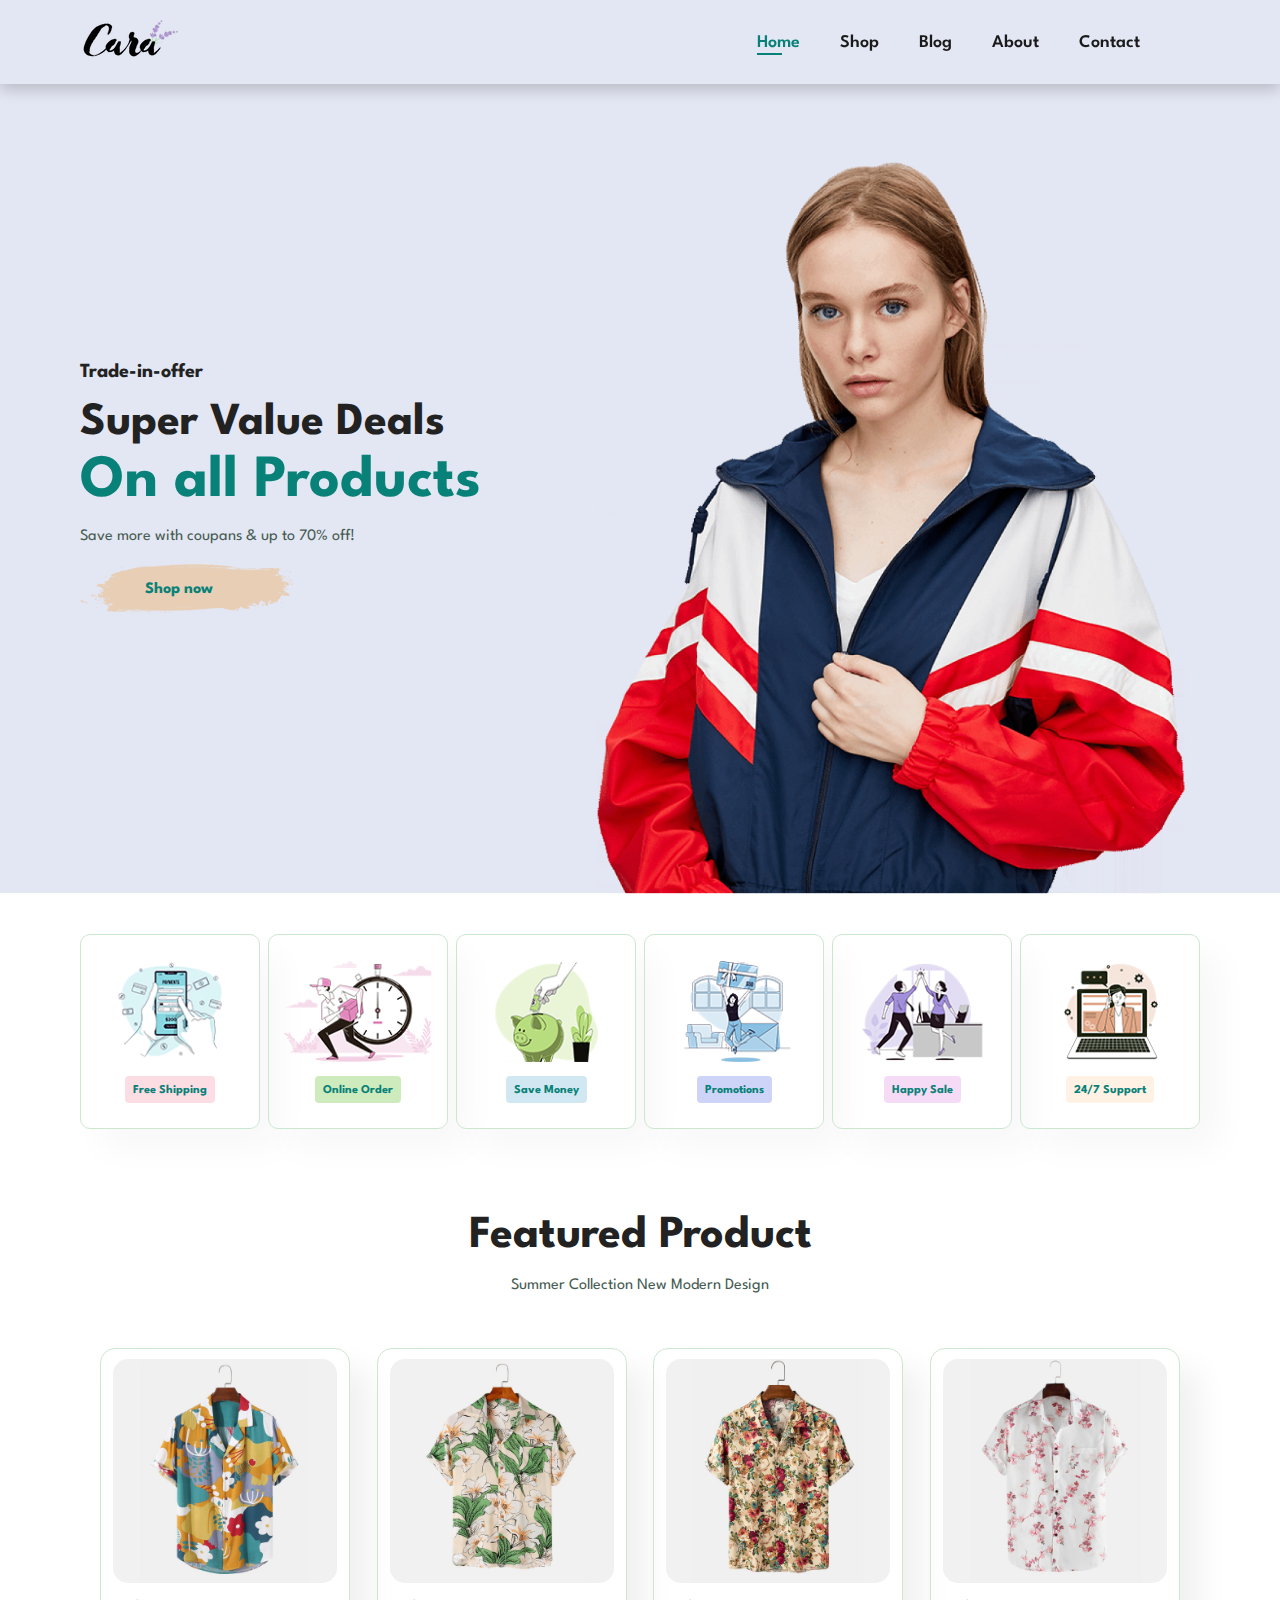
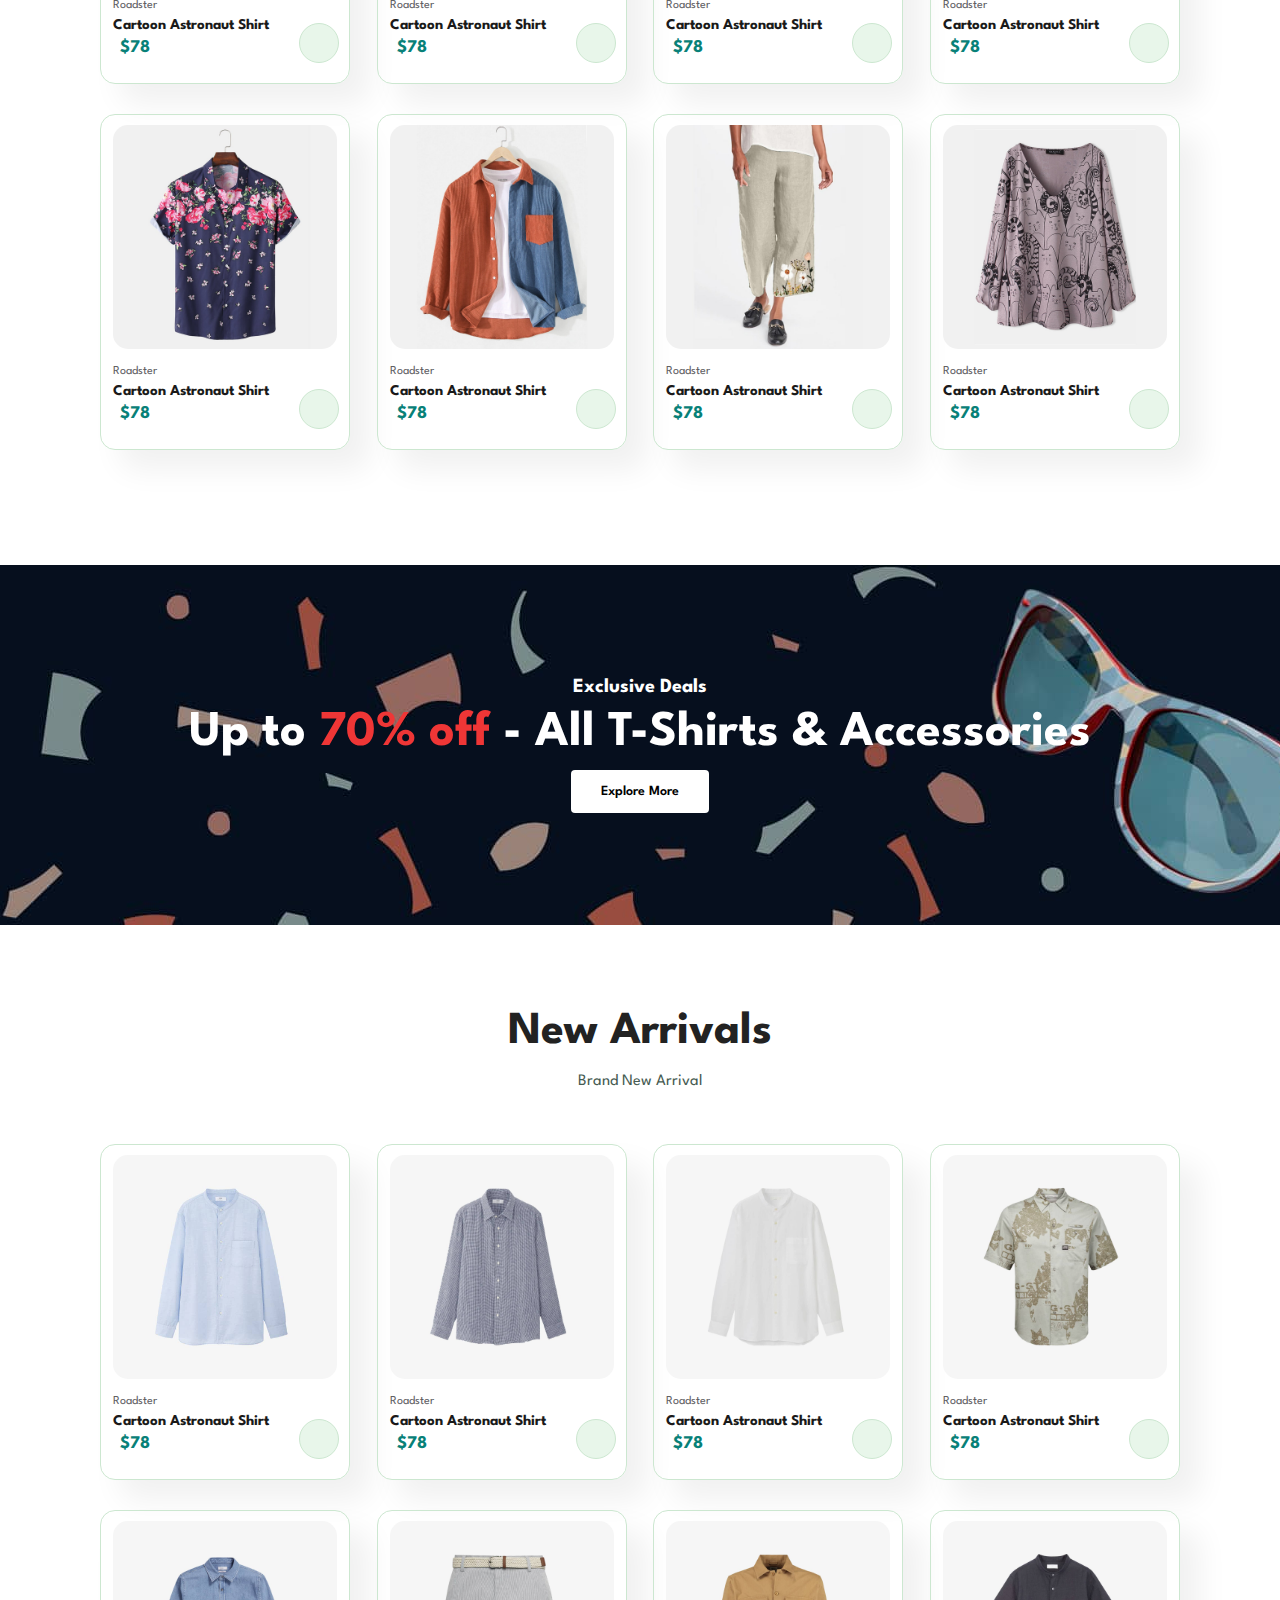
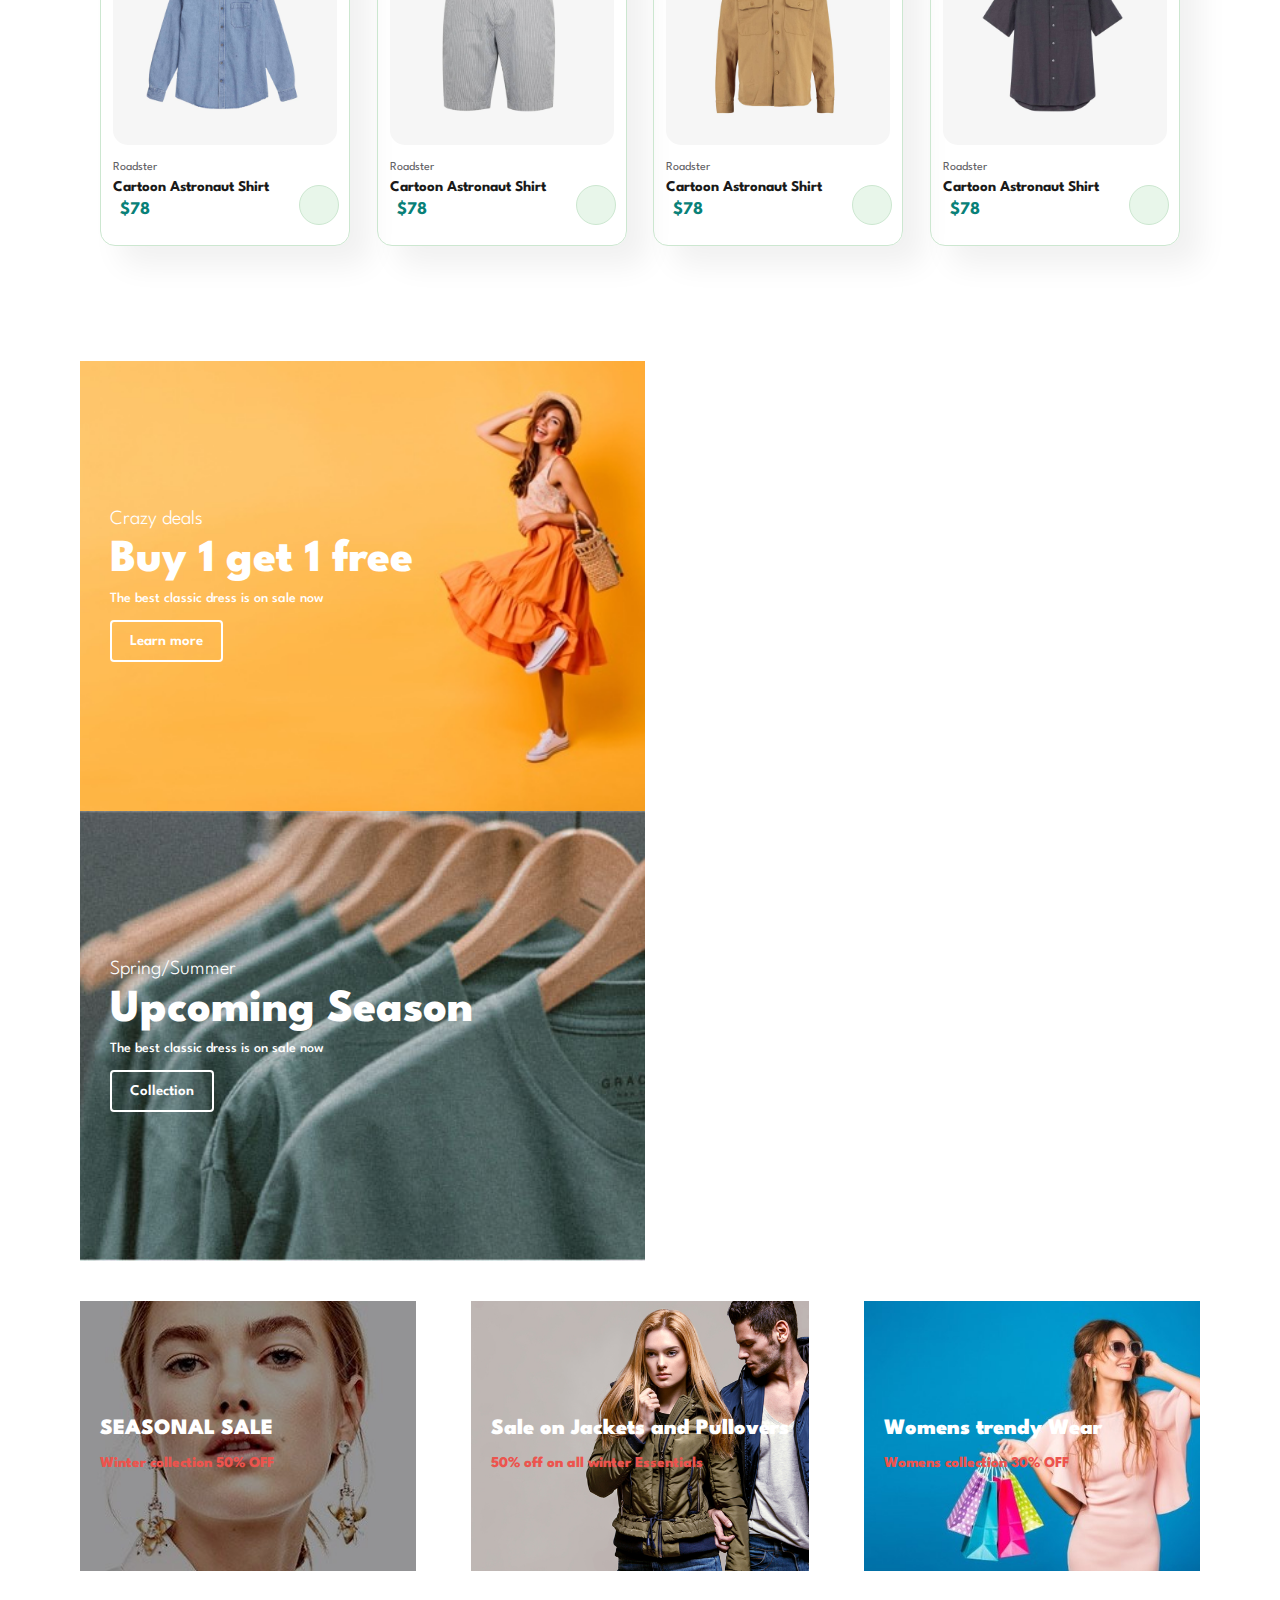
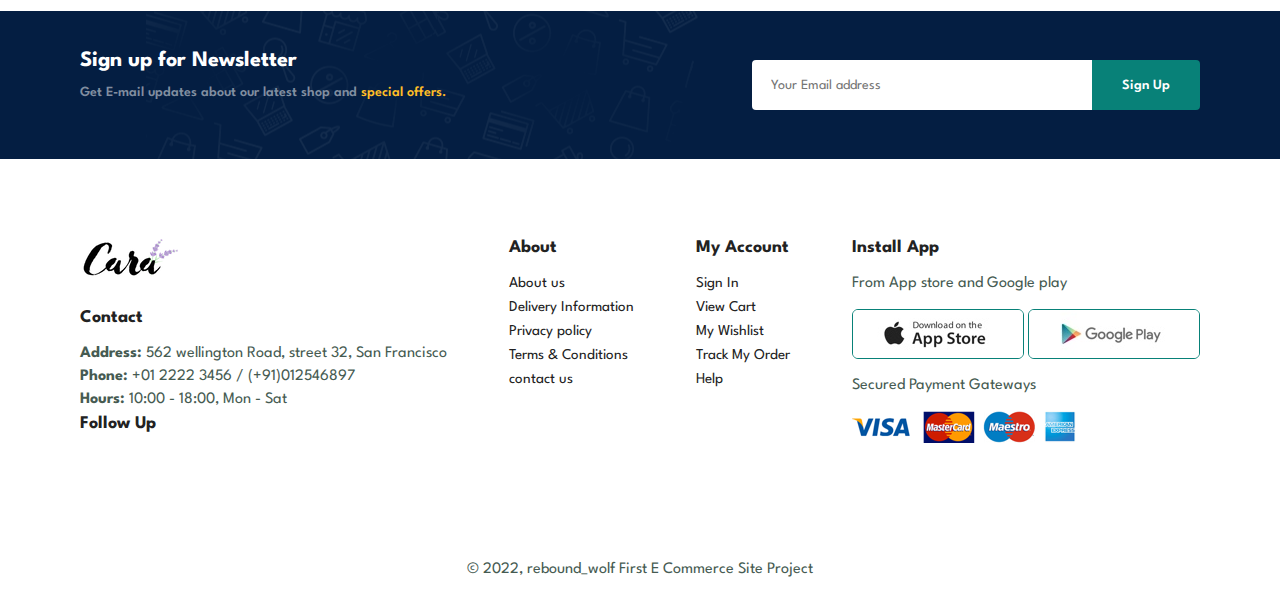
<file: index.html>
<!DOCTYPE html>
<html lang="en">
<head>
    <meta charset="UTF-8">
    <meta name="viewport" content="width=device-width, initial-scale=1.0">
    <title>Document</title>
    <link rel="stylesheet" href="https://cdnjs.cloudflare.com/ajax/libs/font-awesome/6.5.1/css/all.min.css" integrity="sha512-DTOQO9RWCH3ppGqcWaEA1BIZOC6xxalwEsw9c2QQeAIftl+Vegovlnee1c9QX4TctnWMn13TZye+giMm8e2LwA==" crossorigin="anonymous" referrerpolicy="no-referrer" />
    <link rel="stylesheet" href="style.css">
    <link rel="stylesheet" href="media.css">
</head>
<body>

    <section class="header">
        <a href="#"><img src="img/logo.png" alt="logo"></a>

        <div>
            <ul class="nav-bar" id="navbar">
                <li><a class="active" href="index.html">Home</a></li>
                <li><a href="shop.html">Shop</a></li>
                <li><a href="blog.html">Blog</a></li>
                <li><a href="about.html">About</a></li>
                <li><a href="contact.html">Contact</a></li>
                <li><a href="cart.html" id="lg-bag"><i class="fa-solid fa-bag-shopping"></i></a></li>
                <a href="#" id="close"><i class="fa-solid fa-xmark"></i></a>
            </ul>
        </div>
        <div class="ham-menu">
            <a href="cart.html"><i class="fa-solid fa-bag-shopping"></i></a>
            <i class="fas fa-outdent" id="bar"></i>
        </div>
    </section>

    <section class="hero">
        <h4>Trade-in-offer</h4>
        <h2>Super Value Deals</h2>
        <h1>On all Products</h1>
        <p>Save more with coupans & up to 70% off!</p>
        <button>Shop now</button>
    </section>

    <section class="feature section-p1">
        <div class="fet-box">
            <img src="img/features/f1.png">
            <h6>Free Shipping</h6>
        </div>

        <div class="fet-box">
            <img src="img/features/f2.png">
            <h6>Online Order</h6>
        </div>

        <div class="fet-box">
            <img src="img/features/f3.png">
            <h6>Save Money</h6>
        </div>

        <div class="fet-box">
            <img src="img/features/f4.png">
            <h6>Promotions</h6>
        </div>

        <div class="fet-box">
            <img src="img/features/f5.png">
            <h6>Happy Sale</h6>
        </div>

        <div class="fet-box">
            <img src="img/features/f6.png">
            <h6>24/7 Support</h6>
        </div>
    </section>

    <section class="product section-p1">
        <h2>Featured Product</h2>
        <p>Summer Collection New Modern Design</p>
        <div class="pdt-container">
            <div class="pdt">
                <img src="img/products/f1.jpg">
                <div class="dpt">
                    <span>Roadster</span>
                    <h5>Cartoon Astronaut Shirt</h5>
                    <div class="stars">
                        <i class="fas fa-star"></i>
                        <i class="fas fa-star"></i>
                        <i class="fas fa-star"></i>
                        <i class="fas fa-star"></i>
                    </div>
                    <h4>$78</h4>
                </div>
                <a href="#"><i class="fa-solid fa-cart-shopping" id="cart"></i></a>
            </div>

            <div class="pdt">
                <img src="img/products/f2.jpg">
                <div class="dpt">
                    <span>Roadster</span>
                    <h5>Cartoon Astronaut Shirt</h5>
                    <div class="stars">
                        <i class="fas fa-star"></i>
                        <i class="fas fa-star"></i>
                        <i class="fas fa-star"></i>
                        <i class="fas fa-star"></i>
                    </div>
                    <h4>$78</h4>
                </div>
                <a href="#"><i class="fa-solid fa-cart-shopping" id="cart"></i></a>
            </div>

            <div class="pdt">
                <img src="img/products/f3.jpg">
                <div class="dpt">
                    <span>Roadster</span>
                    <h5>Cartoon Astronaut Shirt</h5>
                    <div class="stars">
                        <i class="fas fa-star"></i>
                        <i class="fas fa-star"></i>
                        <i class="fas fa-star"></i>
                        <i class="fas fa-star"></i>
                    </div>
                    <h4>$78</h4>
                </div>
                <a href="#"><i class="fa-solid fa-cart-shopping" id="cart"></i></a>
            </div>

            <div class="pdt">
                <img src="img/products/f4.jpg">
                <div class="dpt">
                    <span>Roadster</span>
                    <h5>Cartoon Astronaut Shirt</h5>
                    <div class="stars">
                        <i class="fas fa-star"></i>
                        <i class="fas fa-star"></i>
                        <i class="fas fa-star"></i>
                        <i class="fas fa-star"></i>
                    </div>
                    <h4>$78</h4>
                </div>
                <a href="#"><i class="fa-solid fa-cart-shopping" id="cart"></i></a>
            </div>

            <div class="pdt">
                <img src="img/products/f5.jpg">
                <div class="dpt">
                    <span>Roadster</span>
                    <h5>Cartoon Astronaut Shirt</h5>
                    <div class="stars">
                        <i class="fas fa-star"></i>
                        <i class="fas fa-star"></i>
                        <i class="fas fa-star"></i>
                        <i class="fas fa-star"></i>
                    </div>
                    <h4>$78</h4>
                </div>
                <a href="#"><i class="fa-solid fa-cart-shopping" id="cart"></i></a>
            </div>

            <div class="pdt">
                <img src="img/products/f6.jpg">
                <div class="dpt">
                    <span>Roadster</span>
                    <h5>Cartoon Astronaut Shirt</h5>
                    <div class="stars">
                        <i class="fas fa-star"></i>
                        <i class="fas fa-star"></i>
                        <i class="fas fa-star"></i>
                        <i class="fas fa-star"></i>
                    </div>
                    <h4>$78</h4>
                </div>
                <a href="#"><i class="fa-solid fa-cart-shopping" id="cart"></i></a>
            </div>

            <div class="pdt">
                <img src="img/products/f7.jpg">
                <div class="dpt">
                    <span>Roadster</span>
                    <h5>Cartoon Astronaut Shirt</h5>
                    <div class="stars">
                        <i class="fas fa-star"></i>
                        <i class="fas fa-star"></i>
                        <i class="fas fa-star"></i>
                        <i class="fas fa-star"></i>
                    </div>
                    <h4>$78</h4>
                </div>
                <a href="#"><i class="fa-solid fa-cart-shopping" id="cart"></i></a>
            </div>

            <div class="pdt">
                <img src="img/products/f8.jpg">
                <div class="dpt">
                    <span>Roadster</span>
                    <h5>Cartoon Astronaut Shirt</h5>
                    <div class="stars">
                        <i class="fas fa-star"></i>
                        <i class="fas fa-star"></i>
                        <i class="fas fa-star"></i>
                        <i class="fas fa-star"></i>
                    </div>
                    <h4>$78</h4>
                </div>
                <a href="#"><i class="fa-solid fa-cart-shopping" id="cart"></i></a>
            </div>
        </div>

    </section>

    <section class="banner section-m1">
        <h4>Exclusive Deals</h4>
        <h2>Up to <span>70% off</span> - All T-Shirts & Accessories</h2>
        <button class="normal">Explore More</button>
    </section>

    <section class="product section-p1">
        <h2>New Arrivals</h2>
        <p>Brand New Arrival </p>
        <div class="pdt-container">
            <div class="pdt">
                <img src="img/products/n1.jpg">
                <div class="dpt">
                    <span>Roadster</span>
                    <h5>Cartoon Astronaut Shirt</h5>
                    <div class="stars">
                        <i class="fas fa-star"></i>
                        <i class="fas fa-star"></i>
                        <i class="fas fa-star"></i>
                        <i class="fas fa-star"></i>
                    </div>
                    <h4>$78</h4>
                </div>
                <a href="#"><i class="fa-solid fa-cart-shopping" ></i></a>
            </div>

            <div class="pdt">
                <img src="img/products/n2.jpg">
                <div class="dpt">
                    <span>Roadster</span>
                    <h5>Cartoon Astronaut Shirt</h5>
                    <div class="stars">
                        <i class="fas fa-star"></i>
                        <i class="fas fa-star"></i>
                        <i class="fas fa-star"></i>
                        <i class="fas fa-star"></i>
                    </div>
                    <h4>$78</h4>
                </div>
                <a href="#"><i class="fa-solid fa-cart-shopping" id="cart"></i></a>
            </div>

            <div class="pdt">
                <img src="img/products/n3.jpg">
                <div class="dpt">
                    <span>Roadster</span>
                    <h5>Cartoon Astronaut Shirt</h5>
                    <div class="stars">
                        <i class="fas fa-star"></i>
                        <i class="fas fa-star"></i>
                        <i class="fas fa-star"></i>
                        <i class="fas fa-star"></i>
                    </div>
                    <h4>$78</h4>
                </div>
                <a href="#"><i class="fa-solid fa-cart-shopping" id="cart"></i></a>
            </div>

            <div class="pdt">
                <img src="img/products/n4.jpg">
                <div class="dpt">
                    <span>Roadster</span>
                    <h5>Cartoon Astronaut Shirt</h5>
                    <div class="stars">
                        <i class="fas fa-star"></i>
                        <i class="fas fa-star"></i>
                        <i class="fas fa-star"></i>
                        <i class="fas fa-star"></i>
                    </div>
                    <h4>$78</h4>
                </div>
                <a href="#"><i class="fa-solid fa-cart-shopping" id="cart"></i></a>
            </div>

            <div class="pdt">
                <img src="img/products/n5.jpg">
                <div class="dpt">
                    <span>Roadster</span>
                    <h5>Cartoon Astronaut Shirt</h5>
                    <div class="stars">
                        <i class="fas fa-star"></i>
                        <i class="fas fa-star"></i>
                        <i class="fas fa-star"></i>
                        <i class="fas fa-star"></i>
                    </div>
                    <h4>$78</h4>
                </div>
                <a href="#"><i class="fa-solid fa-cart-shopping" id="cart"></i></a>
            </div>

            <div class="pdt">
                <img src="img/products/n6.jpg">
                <div class="dpt">
                    <span>Roadster</span>
                    <h5>Cartoon Astronaut Shirt</h5>
                    <div class="stars">
                        <i class="fas fa-star"></i>
                        <i class="fas fa-star"></i>
                        <i class="fas fa-star"></i>
                        <i class="fas fa-star"></i>
                    </div>
                    <h4>$78</h4>
                </div>
                <a href="#"><i class="fa-solid fa-cart-shopping" id="cart"></i></a>
            </div>

            <div class="pdt">
                <img src="img/products/n7.jpg">
                <div class="dpt">
                    <span>Roadster</span>
                    <h5>Cartoon Astronaut Shirt</h5>
                    <div class="stars">
                        <i class="fas fa-star"></i>
                        <i class="fas fa-star"></i>
                        <i class="fas fa-star"></i>
                        <i class="fas fa-star"></i>
                    </div>
                    <h4>$78</h4>
                </div>
                <a href="#"><i class="fa-solid fa-cart-shopping" id="cart"></i></a>
            </div>

            <div class="pdt">
                <img src="img/products/n8.jpg">
                <div class="dpt">
                    <span>Roadster</span>
                    <h5>Cartoon Astronaut Shirt</h5>
                    <div class="stars">
                        <i class="fas fa-star"></i>
                        <i class="fas fa-star"></i>
                        <i class="fas fa-star"></i>
                        <i class="fas fa-star"></i>
                    </div>
                    <h4>$78</h4>
                </div>
                <a href="#"><i class="fa-solid fa-cart-shopping" id="cart"></i></a>
            </div>
        </div>

    </section>

    <section class="sm-banner section-p1">
     <div class="banner-box">
        <h4>Crazy deals</h4>
        <h2>Buy 1 get 1 free</h2>
        <span>The best classic dress is on sale now </span>
        <button class="normal"> Learn more </button>
     </div>

     <div class="banner-box">
        <h4>Spring/Summer</h4>
        <h2>Upcoming Season</h2>
        <span>The best classic dress is on sale now </span>
        <button class="normal">Collection</button>
     </div>
    </section>

    <section class="lit-banner">
        <div class="banner-box">
            <h2>SEASONAL SALE</h2>
            <h3>Winter collection 50% OFF</h3>
         </div>

         <div class="banner-box">
            <h2>Sale on Jackets and Pullovers</h2>
            <h3>50% off on all winter Essentials</h3>
         </div>

         <div class="banner-box">
            <h2>Womens trendy Wear</h2>
            <h3>Womens collection 30% OFF</h3>
         </div>
    </section>

    <section class="sign-up section-p1 section-m1">
        <div class="news-text">
            <h4>Sign up for Newsletter</h4>
            <p>Get E-mail updates about our latest shop and <span>special offers.</span></p>
        </div>
        <div class="form">
            <input type="text" placeholder="Your Email address">
            <button class="normal">Sign Up</button>
        </div>
    </section>
    
    <footer class="section-p1">
      <div class="col">
        <img class="logo" src="img/logo.png">
        <h4>Contact</h4>
        <p><strong>Address:</strong> 562 wellington Road, street 32, San Francisco</p>
        <p><strong>Phone:</strong> +01 2222 3456 / (+91)012546897</p>
        <p><strong>Hours:</strong> 10:00 - 18:00, Mon - Sat</p>
        <div class="follow">
            <h4>Follow Up</h4>
            <div class="icon">
                <i class="fab fa-facebook"></i>
                <i class="fab fa-twitter"></i>
                <i class="fab fa-instagram"></i>
                <i class="fab fa-pinterest"></i>
                <i class="fab fa-youtube"></i>
            </div>
        </div>
      </div>

      <div class="col">
        <h4>About</h4>
        <a href="#">About us</a>
        <a href="#">Delivery Information</a>
        <a href="#">Privacy policy</a>
        <a href="#">Terms & Conditions</a>
        <a href="#">contact us</a>
      </div>

      <div class="col">
        <h4>My Account</h4>
        <a href="#">Sign In</a>
        <a href="#">View Cart</a>
        <a href="#">My Wishlist</a>
        <a href="#">Track My Order</a>
        <a href="#">Help</a>
      </div>

      <div class="col install">
        <h4>Install App</h4>
        <p>From App store and Google play</p>
        <div class="row">
            <img src="img/pay/app.jpg">
            <img src="img/pay/play.jpg">
        </div>
        <p>Secured Payment Gateways</p>
        <img src="img/pay/pay.png">
      </div>

    </footer>

    <div class="copyright">
        <p>© 2022, rebound_wolf First E Commerce Site Project</p>
       </div>


 <!----------------------------------------------------------------------------------------------------------------------->
 <script src="script.js"></script>   
</body>
</html>
</file>
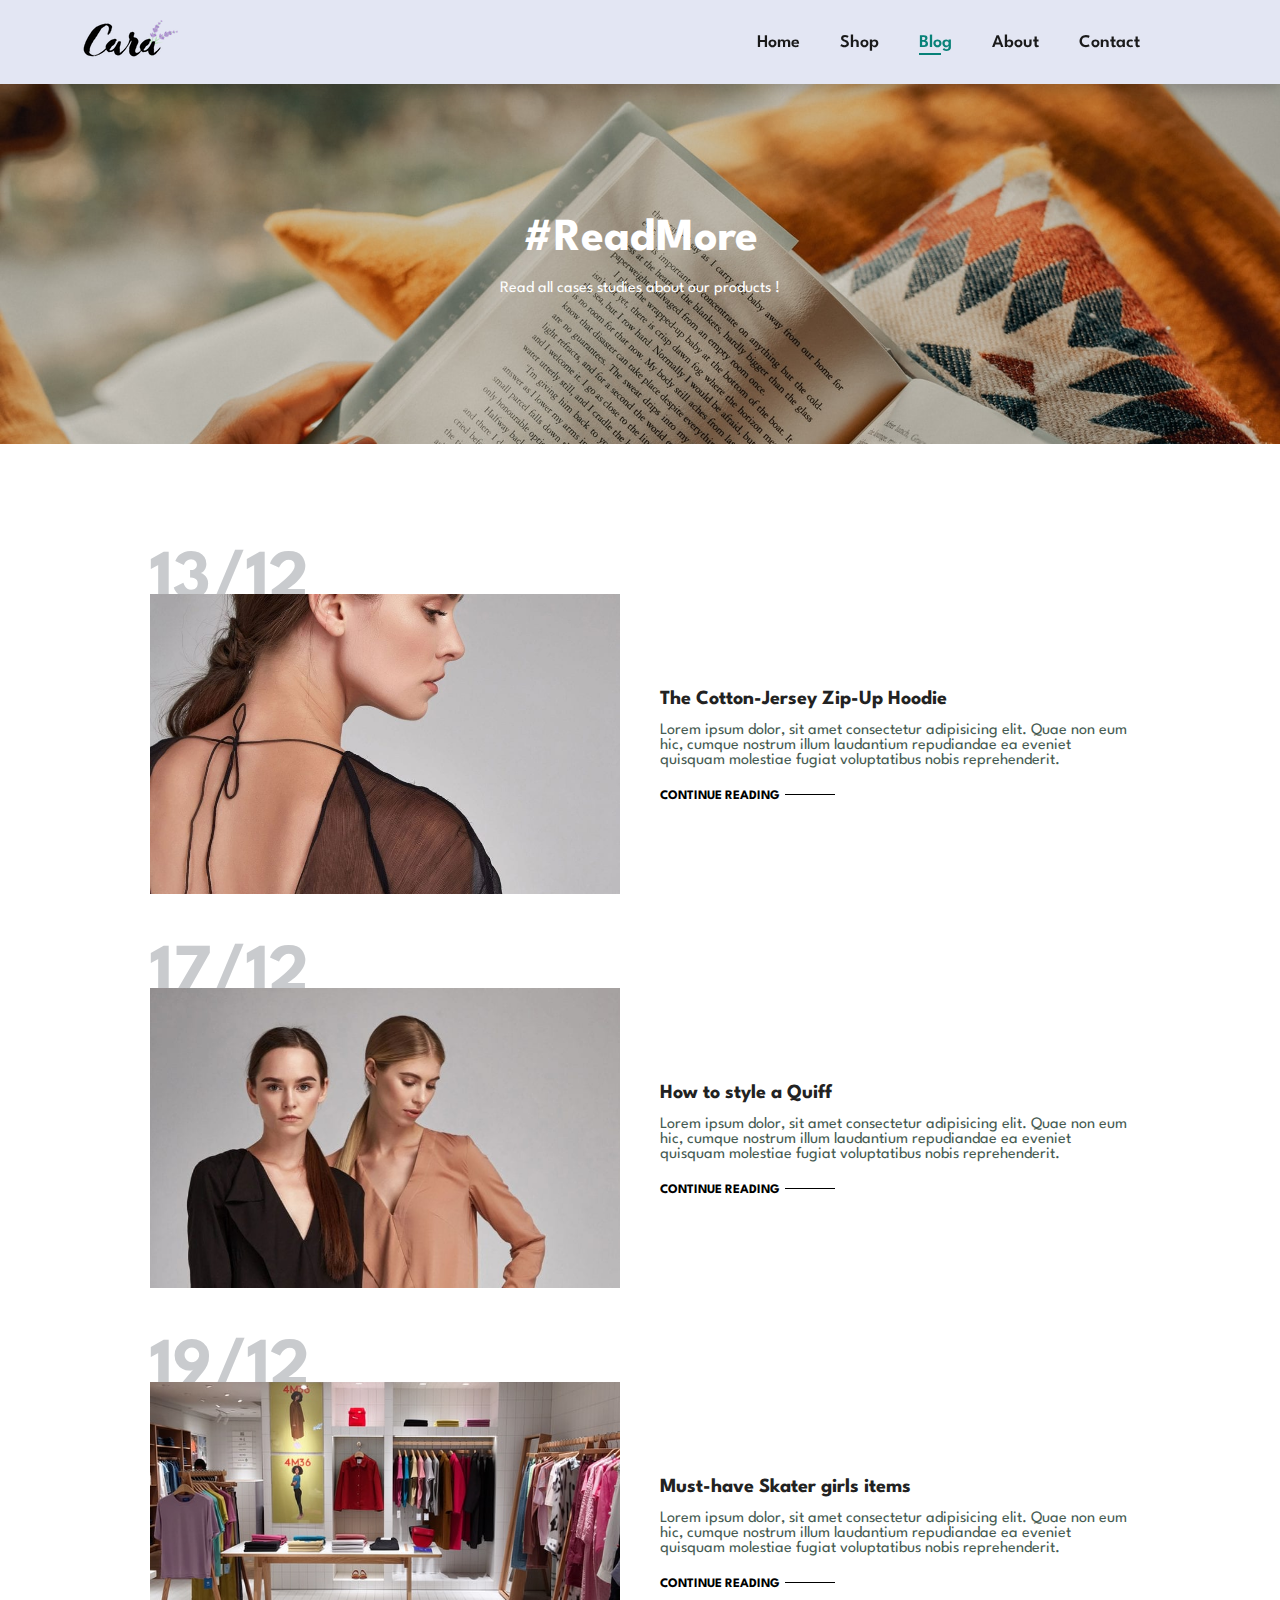
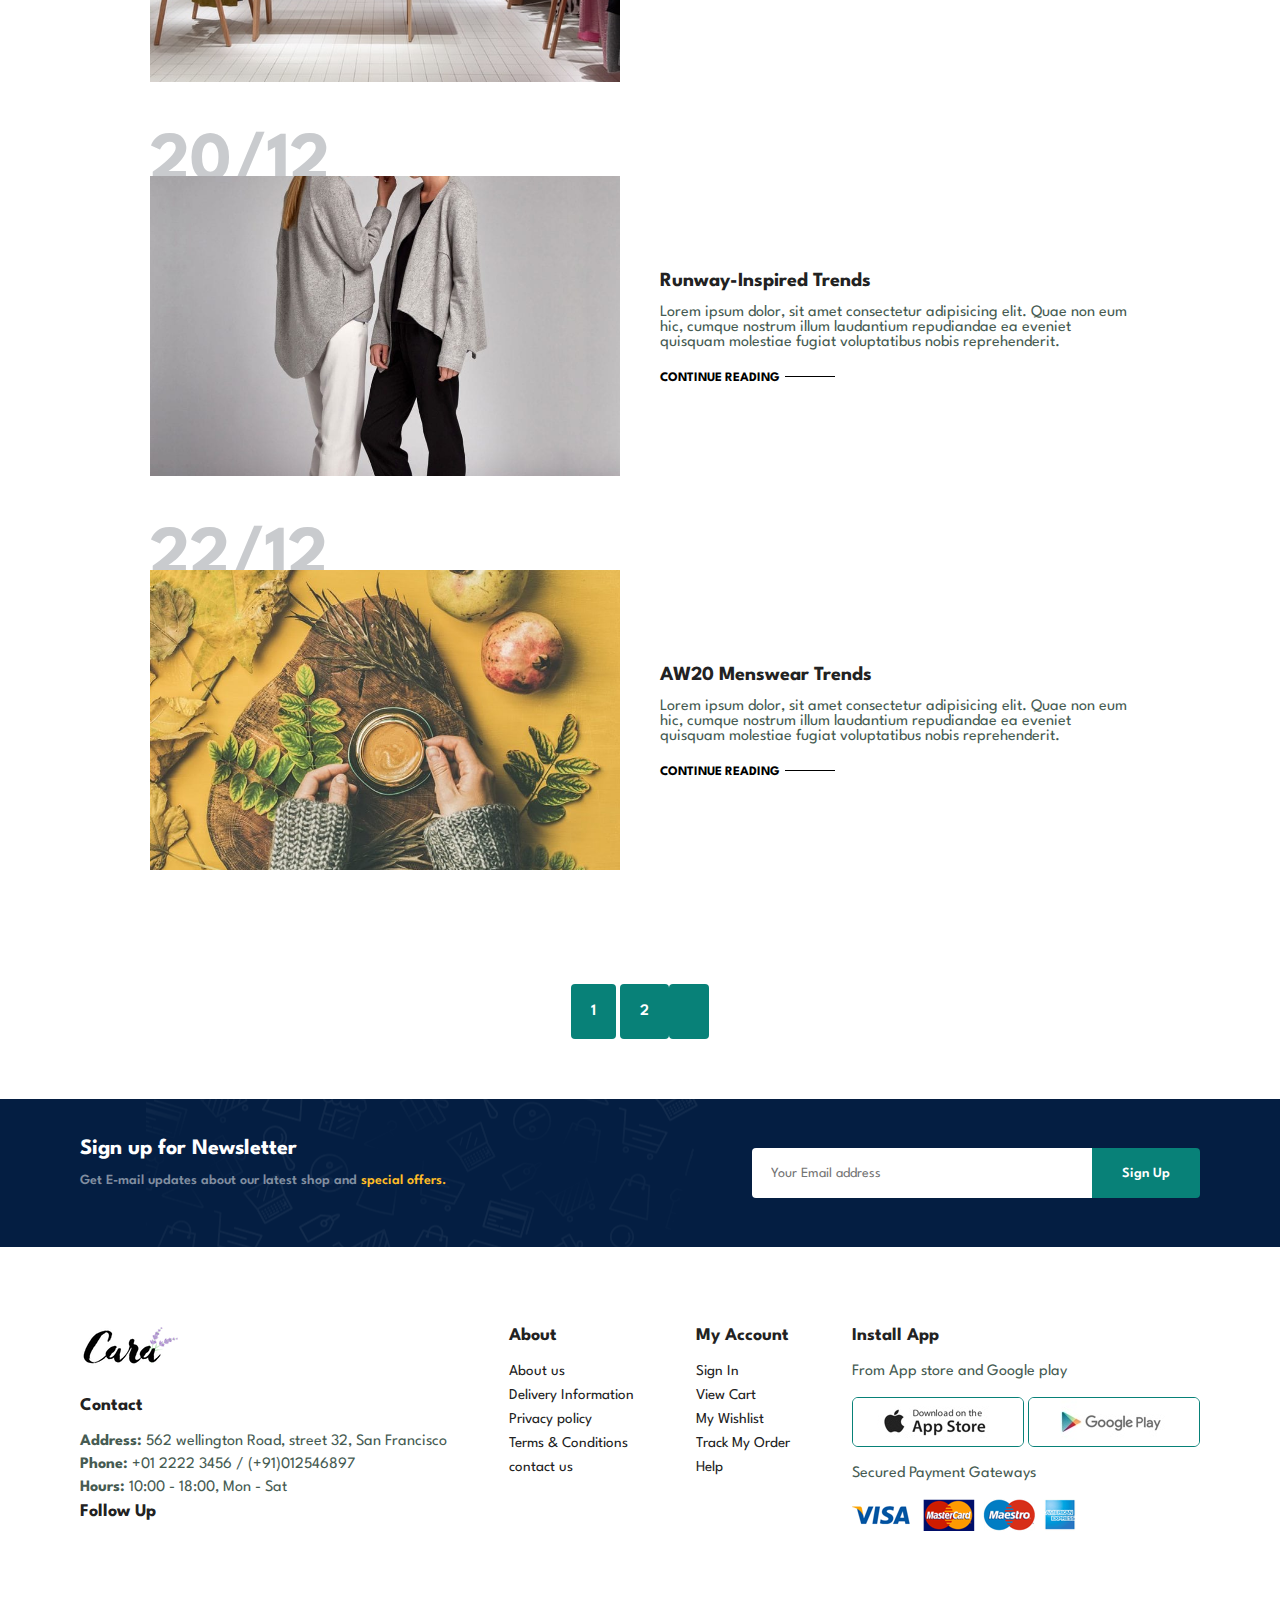
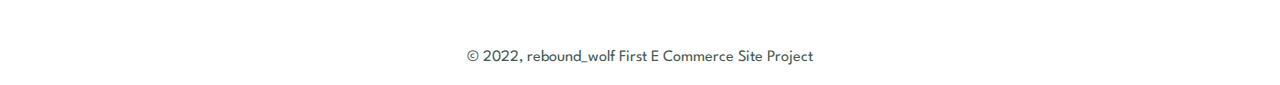
<file: blog.html>
<!DOCTYPE html>
<html lang="en">
<head>
    <meta charset="UTF-8">
    <meta name="viewport" content="width=device-width, initial-scale=1.0">
    <title>Document</title>
    <link rel="stylesheet" href="https://cdnjs.cloudflare.com/ajax/libs/font-awesome/6.5.1/css/all.min.css" integrity="sha512-DTOQO9RWCH3ppGqcWaEA1BIZOC6xxalwEsw9c2QQeAIftl+Vegovlnee1c9QX4TctnWMn13TZye+giMm8e2LwA==" crossorigin="anonymous" referrerpolicy="no-referrer" />
    <link rel="stylesheet" href="style.css">
    <link rel="stylesheet" href="media.css">
</head>
<body>

    <section class="header">
        <a href="#"><img src="img/logo.png" alt="logo"></a>

        <div>
            <ul class="nav-bar" id="navbar">
                <li><a href="index.html">Home</a></li>
                <li><a href="shop.html">Shop</a></li>
                <li><a class="active" href="blog.html">Blog</a></li>
                <li><a href="about.html">About</a></li>
                <li><a href="contact.html">Contact</a></li>
                <li><a href="cart.html" id="lg-bag"><i class="fa-solid fa-bag-shopping"></i></a></li>
                <a href="#" id="close"><i class="fa-solid fa-xmark"></i></a>
            </ul>
        </div>
        <div class="ham-menu">
            <a href="cart.html"><i class="fa-solid fa-bag-shopping"></i></a>
            <i class="fas fa-outdent" id="bar"></i>
        </div>
    </section>

    <section class="shop-head blog-head">
        <h2>#ReadMore</h2>
        <p>Read all cases studies about our products !</p>
    </section>

    <section class="blog">
        <div class="blog-box">
            <div class="blog-img">
              <img src="img/blog/b1.jpg" alt="">

            </div>

            <div class="blog-details">
                <h4>The Cotton-Jersey Zip-Up Hoodie</h4>
                <p>Lorem ipsum dolor, sit amet consectetur adipisicing elit. Quae non eum hic, cumque nostrum illum laudantium repudiandae ea eveniet quisquam molestiae fugiat voluptatibus nobis reprehenderit.</p>
                <a href="#">CONTINUE READING</a>
            </div>

            <h1>13/12</h1>
        </div>

        <div class="blog-box">
            <div class="blog-img">
              <img src="img/blog/b2.jpg" alt="">

            </div>

            <div class="blog-details">
                <h4>How to style a Quiff</h4>
                <p>Lorem ipsum dolor, sit amet consectetur adipisicing elit. Quae non eum hic, cumque nostrum illum laudantium repudiandae ea eveniet quisquam molestiae fugiat voluptatibus nobis reprehenderit.</p>
                <a href="#">CONTINUE READING</a>
            </div>

            <h1>17/12</h1>
        </div>

        <div class="blog-box">
            <div class="blog-img">
              <img src="img/blog/b3.jpg" alt="">

            </div>

            <div class="blog-details">
                <h4>Must-have Skater girls items</h4>
                <p>Lorem ipsum dolor, sit amet consectetur adipisicing elit. Quae non eum hic, cumque nostrum illum laudantium repudiandae ea eveniet quisquam molestiae fugiat voluptatibus nobis reprehenderit.</p>
                <a href="#">CONTINUE READING</a>
            </div>

            <h1>19/12</h1>
        </div>

        <div class="blog-box">
            <div class="blog-img">
              <img src="img/blog/b4.jpg" alt="">

            </div>

            <div class="blog-details">
                <h4>Runway-Inspired Trends</h4>
                <p>Lorem ipsum dolor, sit amet consectetur adipisicing elit. Quae non eum hic, cumque nostrum illum laudantium repudiandae ea eveniet quisquam molestiae fugiat voluptatibus nobis reprehenderit.</p>
                <a href="#">CONTINUE READING</a>
            </div>

            <h1>20/12</h1>
        </div>

        <div class="blog-box">
            <div class="blog-img">
              <img src="img/blog/b6.jpg" alt="">

            </div>

            <div class="blog-details">
                <h4>AW20 Menswear Trends</h4>
                <p>Lorem ipsum dolor, sit amet consectetur adipisicing elit. Quae non eum hic, cumque nostrum illum laudantium repudiandae ea eveniet quisquam molestiae fugiat voluptatibus nobis reprehenderit.</p>
                <a href="#">CONTINUE READING</a>
            </div>

            <h1>22/12</h1>
        </div>
    </section>

    <section class="pagination section-p1">
        <a href="#">1</a>
        <a href="#">2</a>
        <a href="#"><i class="fa-solid fa-arrow-right"></i></i></a>
    </section>

    <section class="sign-up section-p1 section-m1">
        <div class="news-text">
            <h4>Sign up for Newsletter</h4>
            <p>Get E-mail updates about our latest shop and <span>special offers.</span></p>
        </div>
        <div class="form">
            <input type="text" placeholder="Your Email address">
            <button class="normal">Sign Up</button>
        </div>
    </section>
    
    <footer class="section-p1">
      <div class="col">
        <img class="logo" src="img/logo.png">
        <h4>Contact</h4>
        <p><strong>Address:</strong> 562 wellington Road, street 32, San Francisco</p>
        <p><strong>Phone:</strong> +01 2222 3456 / (+91)012546897</p>
        <p><strong>Hours:</strong> 10:00 - 18:00, Mon - Sat</p>
        <div class="follow">
            <h4>Follow Up</h4>
            <div class="icon">
                <i class="fab fa-facebook"></i>
                <i class="fab fa-twitter"></i>
                <i class="fab fa-instagram"></i>
                <i class="fab fa-pinterest"></i>
                <i class="fab fa-youtube"></i>
            </div>
        </div>
      </div>

      <div class="col">
        <h4>About</h4>
        <a href="#">About us</a>
        <a href="#">Delivery Information</a>
        <a href="#">Privacy policy</a>
        <a href="#">Terms & Conditions</a>
        <a href="#">contact us</a>
      </div>

      <div class="col">
        <h4>My Account</h4>
        <a href="#">Sign In</a>
        <a href="#">View Cart</a>
        <a href="#">My Wishlist</a>
        <a href="#">Track My Order</a>
        <a href="#">Help</a>
      </div>

      <div class="col install">
        <h4>Install App</h4>
        <p>From App store and Google play</p>
        <div class="row">
            <img src="img/pay/app.jpg">
            <img src="img/pay/play.jpg">
        </div>
        <p>Secured Payment Gateways</p>
        <img src="img/pay/pay.png">
      </div>

    </footer>

    <div class="copyright">
        <p>© 2022, rebound_wolf First E Commerce Site Project</p>
       </div>


 <!----------------------------------------------------------------------------------------------------------------------->
 <script src="script.js"></script>   
</body>
</html>
</file>
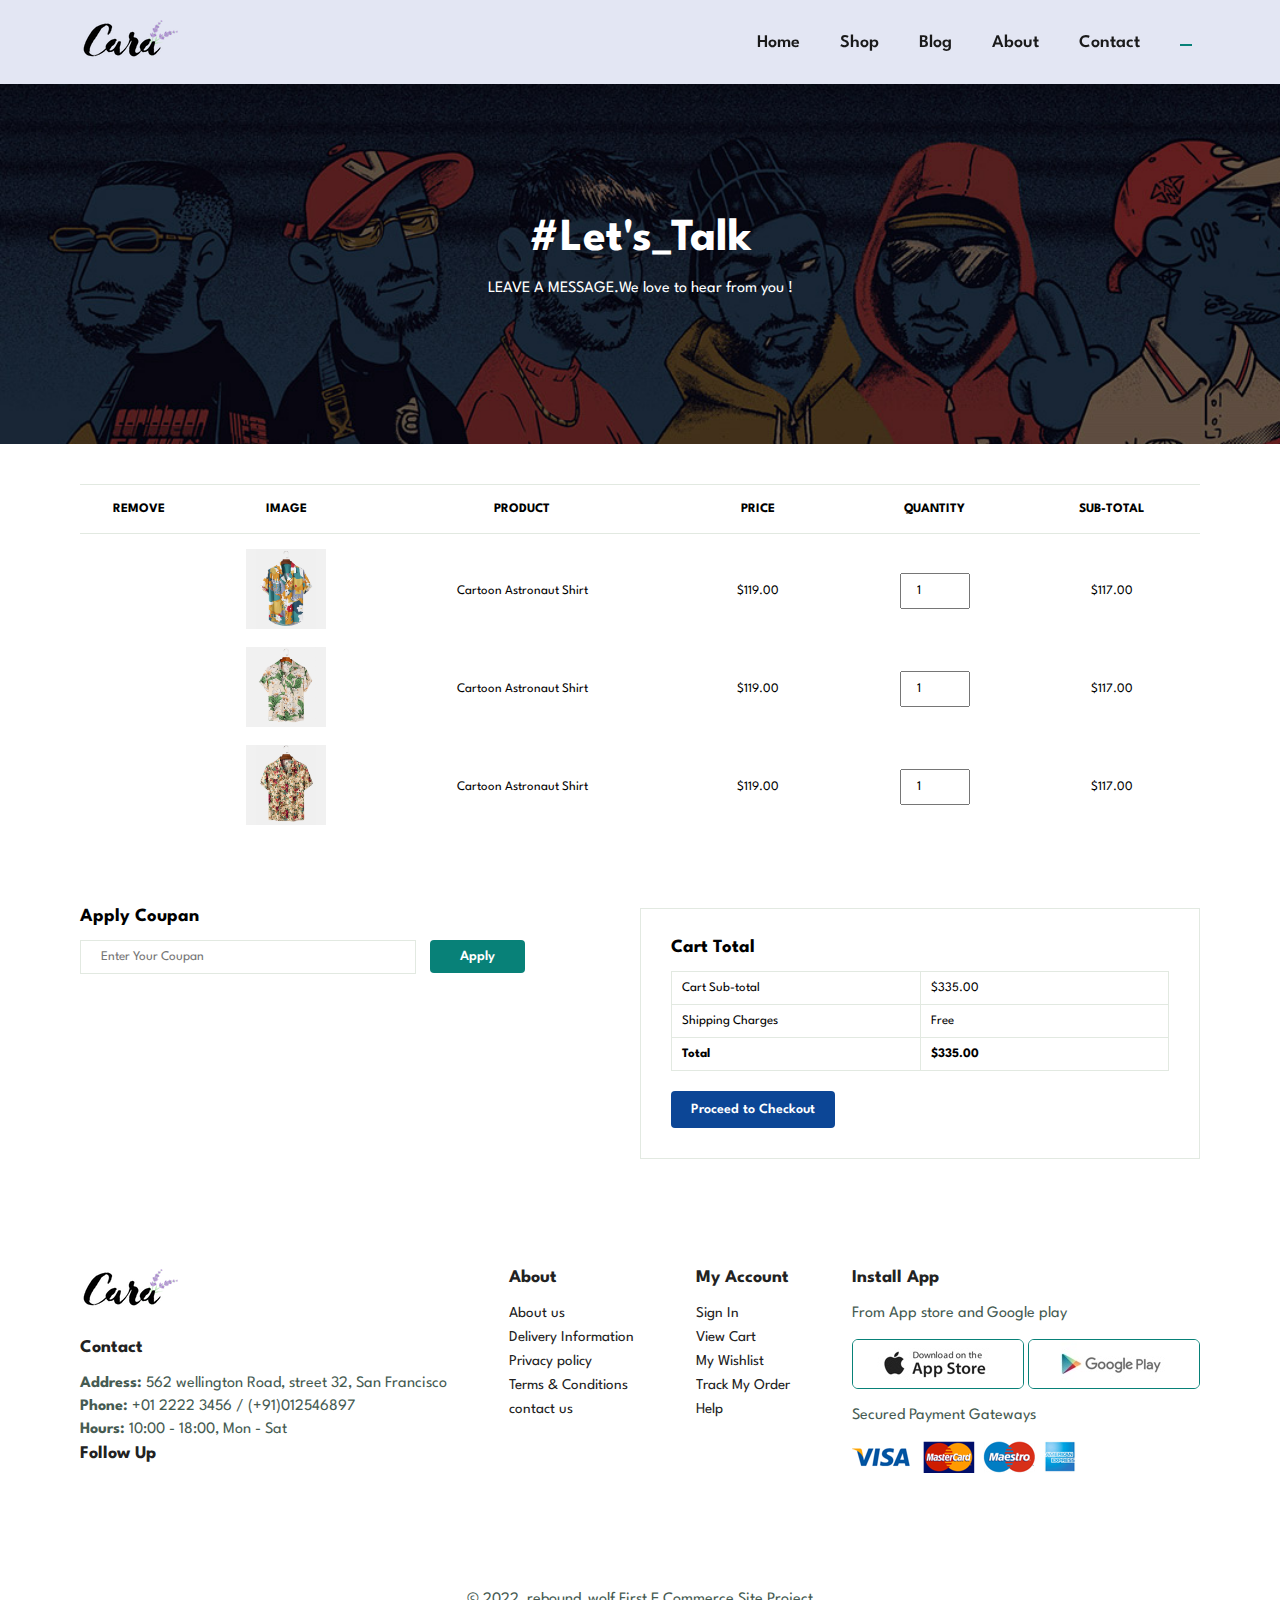
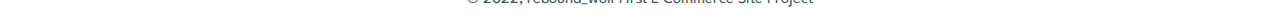
<file: cart.html>
<!DOCTYPE html>
<html lang="en">
<head>
    <meta charset="UTF-8">
    <meta name="viewport" content="width=device-width, initial-scale=1.0">
    <title>Document</title>
    <link rel="stylesheet" href="https://cdnjs.cloudflare.com/ajax/libs/font-awesome/6.5.1/css/all.min.css" integrity="sha512-DTOQO9RWCH3ppGqcWaEA1BIZOC6xxalwEsw9c2QQeAIftl+Vegovlnee1c9QX4TctnWMn13TZye+giMm8e2LwA==" crossorigin="anonymous" referrerpolicy="no-referrer" />
    <link rel="stylesheet" href="style.css">
    <link rel="stylesheet" href="media.css">
</head>
<body>

    <section class="header">
        <a href="#"><img src="img/logo.png" alt="logo"></a>

        <div>
            <ul class="nav-bar" id="navbar">
                <li><a href="index.html">Home</a></li>
                <li><a href="shop.html">Shop</a></li>
                <li><a href="blog.html">Blog</a></li>
                <li><a href="about.html">About</a></li>
                <li><a href="contact.html">Contact</a></li>
                <li><a class="active" href="cart.html" id="lg-bag"><i class="fa-solid fa-bag-shopping"></i></a></li>
                <a href="#" id="close"><i class="fa-solid fa-xmark"></i></a>
            </ul>
        </div>
        <div class="ham-menu">
            <a href="cart.html"><i class="fa-solid fa-bag-shopping"></i></a>
            <i class="fas fa-outdent" id="bar"></i>
        </div>
    </section>

    <section class="shop-head ">
        <h2>#Let's_Talk</h2>
        <p>LEAVE A MESSAGE.We love to hear from you !</p>
    </section>

    <section class="cart section-p1">
        <table width="100%">
            <thead>
                <tr>
                    <td>Remove</td>
                    <td>Image</td>
                    <td>product</td>
                    <td>Price</td>
                    <td>Quantity</td>
                    <td>Sub-total</td>
                </tr>
            </thead>
            <tbody>
                <tr>
                    <td><i class="fa-regular fa-circle-xmark"></i></td>
                    <td><img src="img/products/f1.jpg" alt=""></td>
                    <td>Cartoon Astronaut Shirt</td>
                    <td>$119.00</td>
                    <td><input type="number" value="1"></td>
                    <td>$117.00</td>
                </tr>

                <tr>
                    <td><i class="fa-regular fa-circle-xmark"></i></td>
                    <td><img src="img/products/f2.jpg" alt=""></td>
                    <td>Cartoon Astronaut Shirt</td>
                    <td>$119.00</td>
                    <td><input type="number" value="1"></td>
                    <td>$117.00</td>
                </tr>

                <tr>
                    <td><i class="fa-regular fa-circle-xmark"></i></td>
                    <td><img src="img/products/f3.jpg" alt=""></td>
                    <td>Cartoon Astronaut Shirt</td>
                    <td>$119.00</td>
                    <td><input type="number" value="1"></td>
                    <td>$117.00</td>
                </tr>
            </tbody>
        </table>
    </section>

    <section class="add-cart  section-p1">
      <div class="coupan">
        <h3>Apply Coupan</h3>
        <div>
            <input type="text" placeholder="Enter Your Coupan">
            <button class="normal">Apply</button>
        </div>
      </div>

      <div class="sub-total">
        <h3>Cart Total</h3>
        <table>
            <tr>
                <td>Cart Sub-total</td>
                <td>$335.00</td>
            </tr>
            <tr>
                <td>Shipping Charges</td>
                <td>Free</td>
            </tr>
            <tr>
                <td><strong>Total</strong></td>
                <td><strong>$335.00</strong></td>
            </tr>
        </table>
        <button class="normal">Proceed to Checkout</button>
      </div>

    </section>
    
    <footer class="section-p1">
      <div class="col">
        <img class="logo" src="img/logo.png">
        <h4>Contact</h4>
        <p><strong>Address:</strong> 562 wellington Road, street 32, San Francisco</p>
        <p><strong>Phone:</strong> +01 2222 3456 / (+91)012546897</p>
        <p><strong>Hours:</strong> 10:00 - 18:00, Mon - Sat</p>
        <div class="follow">
            <h4>Follow Up</h4>
            <div class="icon">
                <i class="fab fa-facebook"></i>
                <i class="fab fa-twitter"></i>
                <i class="fab fa-instagram"></i>
                <i class="fab fa-pinterest"></i>
                <i class="fab fa-youtube"></i>
            </div>
        </div>
      </div>

      <div class="col">
        <h4>About</h4>
        <a href="#">About us</a>
        <a href="#">Delivery Information</a>
        <a href="#">Privacy policy</a>
        <a href="#">Terms & Conditions</a>
        <a href="#">contact us</a>
      </div>

      <div class="col">
        <h4>My Account</h4>
        <a href="#">Sign In</a>
        <a href="#">View Cart</a>
        <a href="#">My Wishlist</a>
        <a href="#">Track My Order</a>
        <a href="#">Help</a>
      </div>

      <div class="col install">
        <h4>Install App</h4>
        <p>From App store and Google play</p>
        <div class="row">
            <img src="img/pay/app.jpg">
            <img src="img/pay/play.jpg">
        </div>
        <p>Secured Payment Gateways</p>
        <img src="img/pay/pay.png">
      </div>

    </footer>

    <div class="copyright">
        <p>© 2022, rebound_wolf First E Commerce Site Project</p>
       </div>


 <!----------------------------------------------------------------------------------------------------------------------->
 <script src="script.js"></script>   
</body>
</html>
</file>
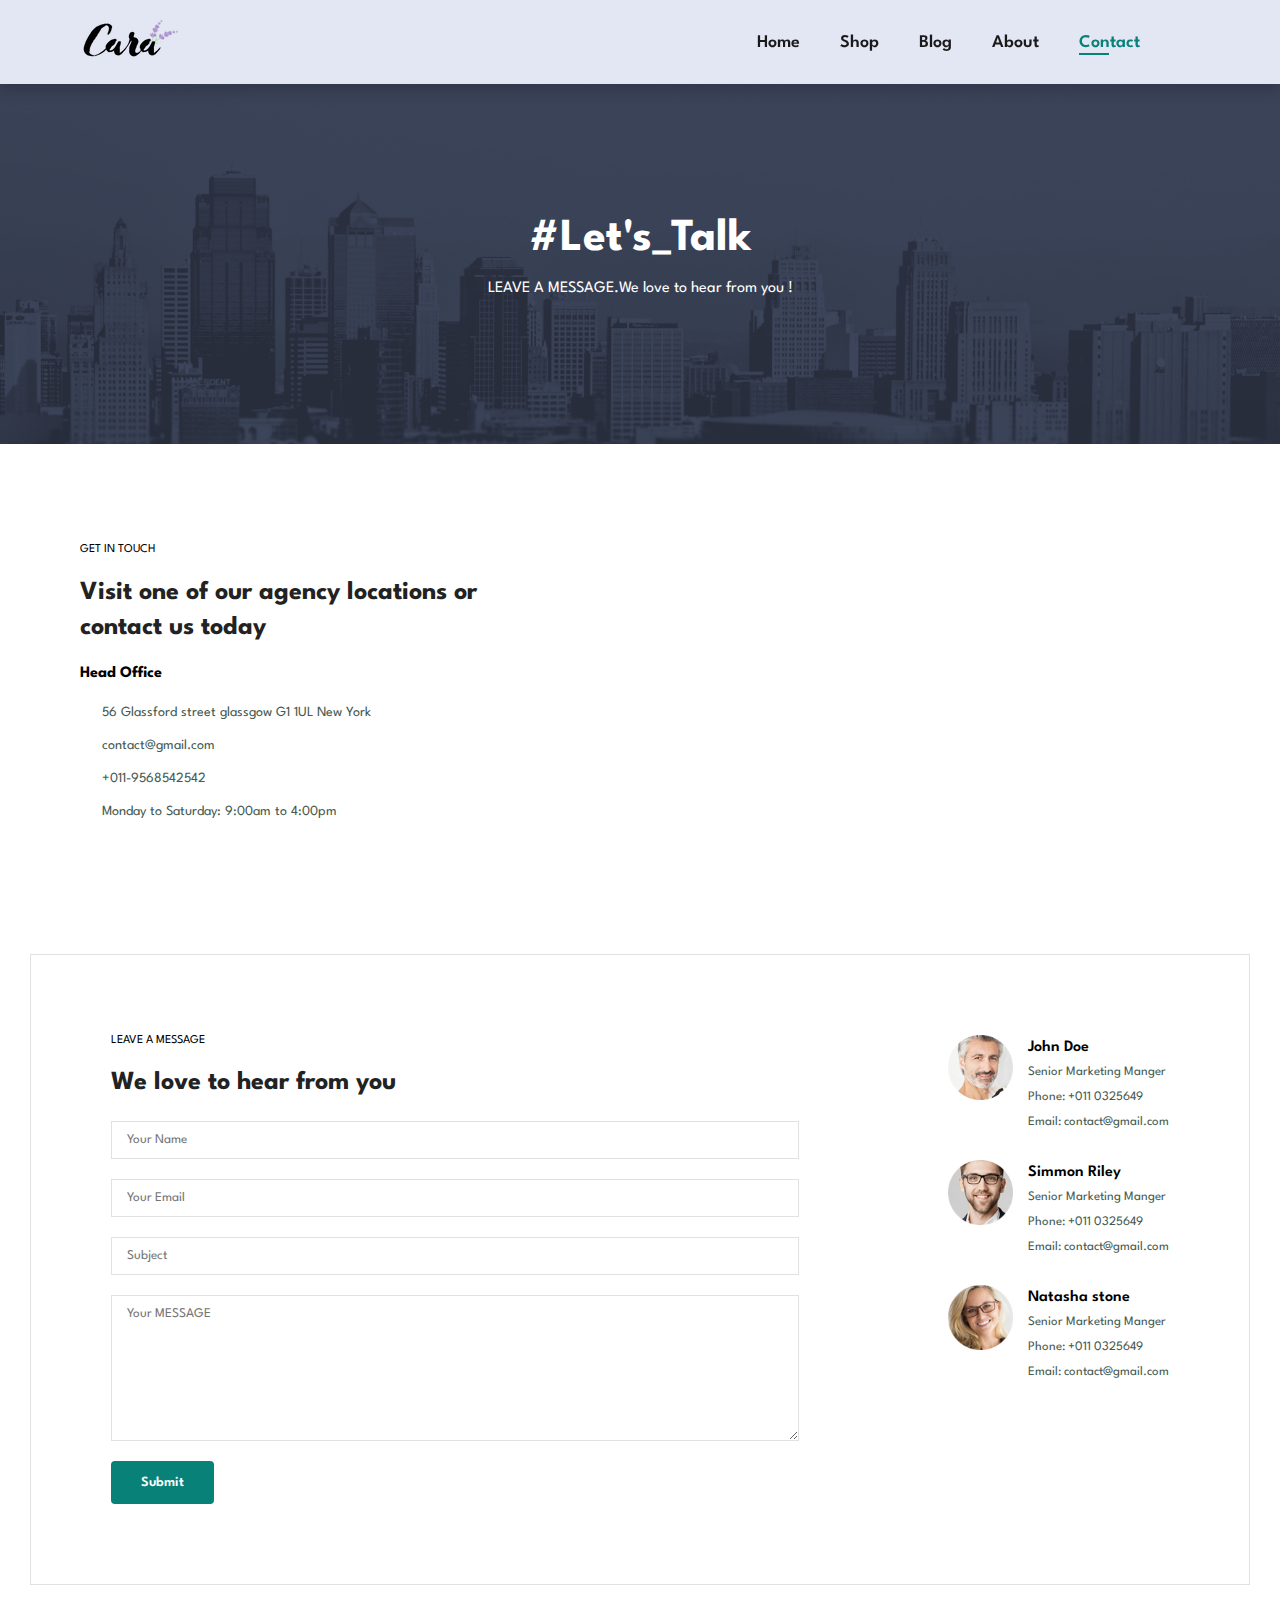
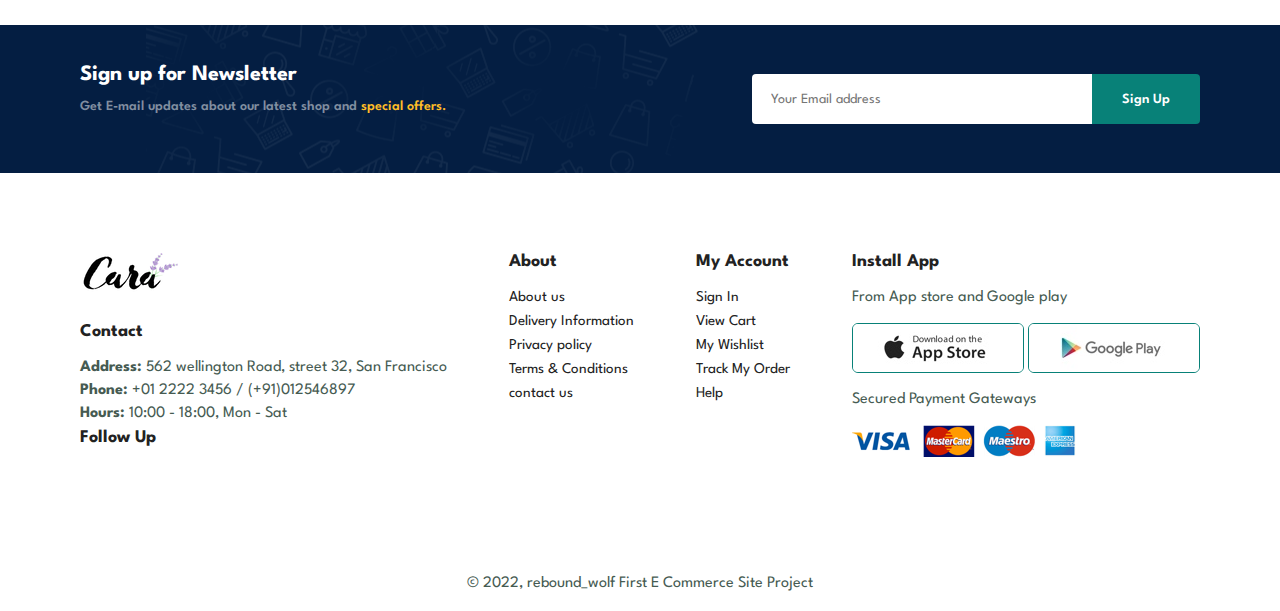
<file: contact.html>
<!DOCTYPE html>
<html lang="en">
<head>
    <meta charset="UTF-8">
    <meta name="viewport" content="width=device-width, initial-scale=1.0">
    <title>Document</title>
    <link rel="stylesheet" href="https://cdnjs.cloudflare.com/ajax/libs/font-awesome/6.5.1/css/all.min.css" integrity="sha512-DTOQO9RWCH3ppGqcWaEA1BIZOC6xxalwEsw9c2QQeAIftl+Vegovlnee1c9QX4TctnWMn13TZye+giMm8e2LwA==" crossorigin="anonymous" referrerpolicy="no-referrer" />
    <link rel="stylesheet" href="style.css">
    <link rel="stylesheet" href="media.css">
</head>
<body>

    <section class="header">
        <a href="#"><img src="img/logo.png" alt="logo"></a>

        <div>
            <ul class="nav-bar" id="navbar">
                <li><a href="index.html">Home</a></li>
                <li><a href="shop.html">Shop</a></li>
                <li><a href="blog.html">Blog</a></li>
                <li><a href="about.html">About</a></li>
                <li><a class="active" href="contact.html">Contact</a></li>
                <li><a href="cart.html" id="lg-bag"><i class="fa-solid fa-bag-shopping"></i></a></li>
                <a href="#" id="close"><i class="fa-solid fa-xmark"></i></a>
            </ul>
        </div>
        <div class="ham-menu">
            <a href="cart.html"><i class="fa-solid fa-bag-shopping"></i></a>
            <i class="fas fa-outdent" id="bar"></i>
        </div>
    </section>

    <section class="shop-head about-head">
        <h2>#Let's_Talk</h2>
        <p>LEAVE A MESSAGE.We love to hear from you !</p>
    </section>

    <section class="contact-details section-p1">
        <div class="details">
            <span>GET IN TOUCH</span>
            <h2>Visit  one of our agency locations or contact us today</h2>
            <h3>Head Office</h3>
            <div>
                <li>
                    <i class="fa-solid fa-map"></i>
                    <p>56 Glassford street glassgow G1 1UL New York</p>
                </li>
                <li>
                    <i class="fa-solid fa-envelope"></i>
                    <p>contact@gmail.com</p>
                </li>
                <li>
                    <i class="fa-solid fa-phone"></i>
                    <p>+011-9568542542</p>
                </li>
                <li>
                    <i class="fa-solid fa-clock"></i>
                    <p>Monday to Saturday: 9:00am to 4:00pm</p>
                </li>
            </div>
        </div>

        <div class="map">
            <iframe src="https://www.google.com/maps/embed?pb=!1m18!1m12!1m3!1d3503.9693529855663!2d77.21738007495453!3d28.570682986887725!2m3!1f0!2f0!3f0!3m2!1i1024!2i768!4f13.1!3m3!1m2!1s0x390ce25d0ac35f11%3A0x3125b97033cf142f!2sOxford%20Software%20Institute%20South%20Extention!5e0!3m2!1sen!2sin!4v1703082134118!5m2!1sen!2sin" width="600" height="450" style="border:0;" allowfullscreen="" loading="lazy" referrerpolicy="no-referrer-when-downgrade"></iframe>
        </div>
    </section> 

    <section class="form-details">
        <form action="">
            <span>LEAVE A MESSAGE</span>
            <h2>We love to hear from you</h2>
            <input type="text" placeholder="Your Name">
            <input type="text" placeholder="Your Email">
            <input type="text" placeholder="Subject">
            <textarea name="" cols="30" rows="10" placeholder="Your MESSAGE"></textarea>
            <button class="normal">Submit</button>
        </form>

        <div class="people">
            <div>
                <img src="img/people/1.png" alt="">
                <p><span>John Doe</span> Senior Marketing Manger <br> Phone: +011 0325649 <br> Email: contact@gmail.com</p>
            </div>
            <div>
                <img src="img/people/2.png" alt="">
                <p><span>Simmon Riley</span> Senior Marketing Manger <br> Phone: +011 0325649 <br> Email: contact@gmail.com</p>
            </div>
            <div>
                <img src="img/people/3.png" alt="">
                <p><span>Natasha stone</span> Senior Marketing Manger <br> Phone: +011 0325649 <br> Email: contact@gmail.com</p>
            </div>
        </div>
    </section>

    <section class="sign-up section-p1 section-m1">
        <div class="news-text">
            <h4>Sign up for Newsletter</h4>
            <p>Get E-mail updates about our latest shop and <span>special offers.</span></p>
        </div>
        <div class="form">
            <input type="text" placeholder="Your Email address">
            <button class="normal">Sign Up</button>
        </div>
    </section>
    
    <footer class="section-p1">
      <div class="col">
        <img class="logo" src="img/logo.png">
        <h4>Contact</h4>
        <p><strong>Address:</strong> 562 wellington Road, street 32, San Francisco</p>
        <p><strong>Phone:</strong> +01 2222 3456 / (+91)012546897</p>
        <p><strong>Hours:</strong> 10:00 - 18:00, Mon - Sat</p>
        <div class="follow">
            <h4>Follow Up</h4>
            <div class="icon">
                <i class="fab fa-facebook"></i>
                <i class="fab fa-twitter"></i>
                <i class="fab fa-instagram"></i>
                <i class="fab fa-pinterest"></i>
                <i class="fab fa-youtube"></i>
            </div>
        </div>
      </div>

      <div class="col">
        <h4>About</h4>
        <a href="#">About us</a>
        <a href="#">Delivery Information</a>
        <a href="#">Privacy policy</a>
        <a href="#">Terms & Conditions</a>
        <a href="#">contact us</a>
      </div>

      <div class="col">
        <h4>My Account</h4>
        <a href="#">Sign In</a>
        <a href="#">View Cart</a>
        <a href="#">My Wishlist</a>
        <a href="#">Track My Order</a>
        <a href="#">Help</a>
      </div>

      <div class="col install">
        <h4>Install App</h4>
        <p>From App store and Google play</p>
        <div class="row">
            <img src="img/pay/app.jpg">
            <img src="img/pay/play.jpg">
        </div>
        <p>Secured Payment Gateways</p>
        <img src="img/pay/pay.png">
      </div>

    </footer>

    <div class="copyright">
        <p>© 2022, rebound_wolf First E Commerce Site Project</p>
       </div>


 <!----------------------------------------------------------------------------------------------------------------------->
 <script src="script.js"></script>   
</body>
</html>
</file>
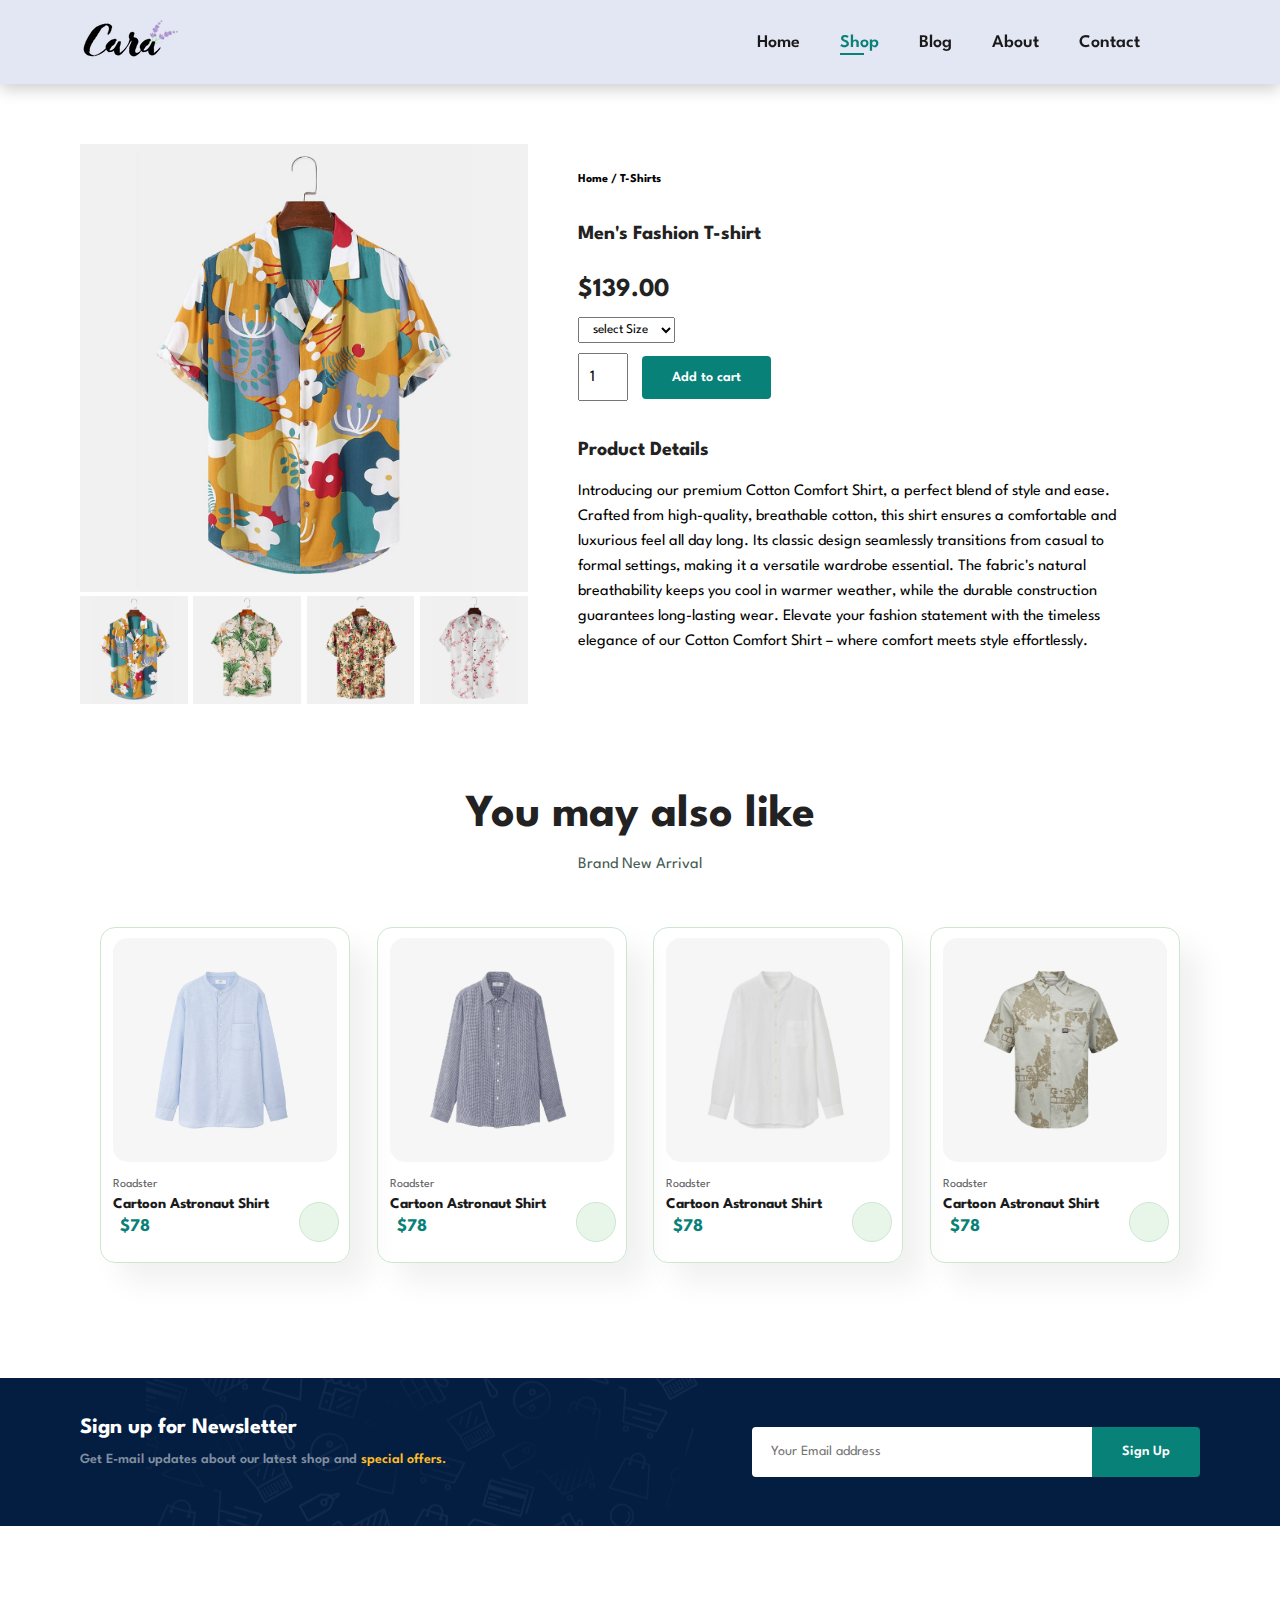
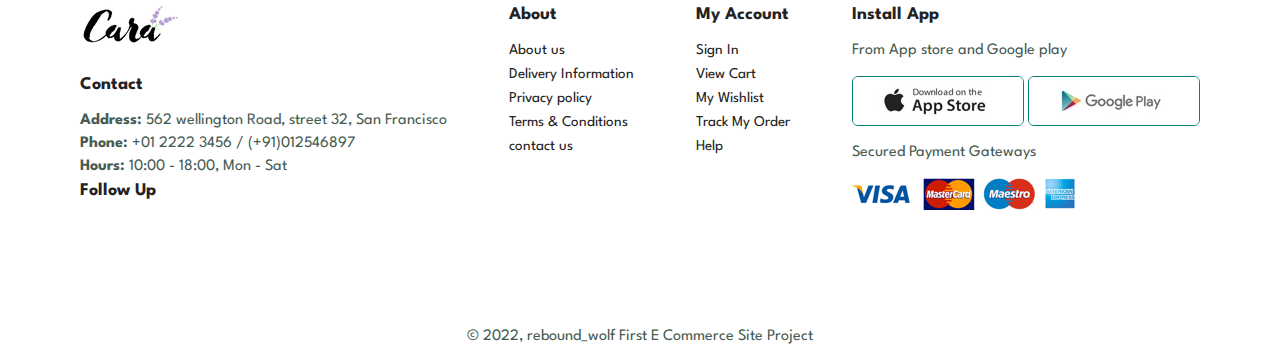
<file: product.html>
<!DOCTYPE html>
<html lang="en">

<head>
    <meta charset="UTF-8">
    <meta name="viewport" content="width=device-width, initial-scale=1.0">
    <title>Document</title>
    <link rel="stylesheet" href="https://cdnjs.cloudflare.com/ajax/libs/font-awesome/6.5.1/css/all.min.css"
        integrity="sha512-DTOQO9RWCH3ppGqcWaEA1BIZOC6xxalwEsw9c2QQeAIftl+Vegovlnee1c9QX4TctnWMn13TZye+giMm8e2LwA=="
        crossorigin="anonymous" referrerpolicy="no-referrer" />
    <link rel="stylesheet" href="style.css">
    <link rel="stylesheet" href="media.css">
</head>

<body>

    <section class="header">
        <a href="#"><img src="img/logo.png" alt="logo"></a>

        <div>
            <ul class="nav-bar" id="navbar">
                <li><a href="index.html">Home</a></li>
                <li><a class="active" href="shop.html">Shop</a></li>
                <li><a href="blog.html">Blog</a></li>
                <li><a href="about.html">About</a></li>
                <li><a href="contact.html">Contact</a></li>
                <li><a href="cart.html" id="lg-bag"><i class="fa-solid fa-bag-shopping"></i></a></li>
                <a href="#" id="close"><i class="fa-solid fa-xmark"></i></a>
            </ul>
        </div>
        <div class="ham-menu">
            <a href="cart.html"><i class="fa-solid fa-bag-shopping"></i></a>
            <i class="fas fa-outdent" id="bar"></i>
        </div>
    </section>

    <section class="pdt-details section-p1">
        <div class="single-pdt-img">
            <img src="img/products/f1.jpg" width="100%" id="main-img">

            <div class="small-img-grp">
                <div class="small-img-col">
                    <img src="img/products/f1.jpg" width="100%" class="small-img">
                </div>

                <div class="small-img-col">
                    <img src="img/products/f2.jpg" width="100%" class="small-img">
                </div>

                <div class="small-img-col">
                    <img src="img/products/f3.jpg" width="100%" class="small-img">
                </div>

                <div class="small-img-col">
                    <img src="img/products/f4.jpg" width="100%" class="small-img">
                </div>
            </div>
        </div>

        <div class="single-pdt-details">
            <h6>Home / T-Shirts</h6>
            <h4>Men's Fashion T-shirt</h4>
            <h2>$139.00</h2>
            <select>
                <option>select Size</option>
                <option>XL</option>
                <option>XXL</option>
                <option>Small</option>
                <option>Medium</option>
                <option>Large</option>
            </select>
            <input type="number" value="1">
            <button class="normal">Add to cart</button>
            <h4>Product Details</h4>
            <span>Introducing our premium Cotton Comfort Shirt, a perfect blend of style and ease. Crafted from high-quality, breathable cotton, this shirt ensures a comfortable and luxurious feel all day long. Its classic design seamlessly transitions from casual to formal settings, making it a versatile wardrobe essential. The fabric's natural breathability keeps you cool in warmer weather, while the durable construction guarantees long-lasting wear. Elevate your fashion statement with the timeless elegance of our Cotton Comfort Shirt – where comfort meets style effortlessly.</span>
        </div>
    </section>

    <section class="product section-p1">
        <h2>You may also like</h2>
        <p>Brand New Arrival </p>
        <div class="pdt-container">
            <div class="pdt">
                <img src="img/products/n1.jpg">
                <div class="dpt">
                    <span>Roadster</span>
                    <h5>Cartoon Astronaut Shirt</h5>
                    <div class="stars">
                        <i class="fas fa-star"></i>
                        <i class="fas fa-star"></i>
                        <i class="fas fa-star"></i>
                        <i class="fas fa-star"></i>
                    </div>
                    <h4>$78</h4>
                </div>
                <a href="#"><i class="fa-solid fa-cart-shopping" ></i></a>
            </div>

            <div class="pdt">
                <img src="img/products/n2.jpg">
                <div class="dpt">
                    <span>Roadster</span>
                    <h5>Cartoon Astronaut Shirt</h5>
                    <div class="stars">
                        <i class="fas fa-star"></i>
                        <i class="fas fa-star"></i>
                        <i class="fas fa-star"></i>
                        <i class="fas fa-star"></i>
                    </div>
                    <h4>$78</h4>
                </div>
                <a href="#"><i class="fa-solid fa-cart-shopping" id="cart"></i></a>
            </div>

            <div class="pdt">
                <img src="img/products/n3.jpg">
                <div class="dpt">
                    <span>Roadster</span>
                    <h5>Cartoon Astronaut Shirt</h5>
                    <div class="stars">
                        <i class="fas fa-star"></i>
                        <i class="fas fa-star"></i>
                        <i class="fas fa-star"></i>
                        <i class="fas fa-star"></i>
                    </div>
                    <h4>$78</h4>
                </div>
                <a href="#"><i class="fa-solid fa-cart-shopping" id="cart"></i></a>
            </div>

            <div class="pdt">
                <img src="img/products/n4.jpg">
                <div class="dpt">
                    <span>Roadster</span>
                    <h5>Cartoon Astronaut Shirt</h5>
                    <div class="stars">
                        <i class="fas fa-star"></i>
                        <i class="fas fa-star"></i>
                        <i class="fas fa-star"></i>
                        <i class="fas fa-star"></i>
                    </div>
                    <h4>$78</h4>
                </div>
                <a href="#"><i class="fa-solid fa-cart-shopping" id="cart"></i></a>
            </div>
        </div>

    </section>

    <section class="sign-up section-p1 section-m1">
        <div class="news-text">
            <h4>Sign up for Newsletter</h4>
            <p>Get E-mail updates about our latest shop and <span>special offers.</span></p>
        </div>
        <div class="form">
            <input type="text" placeholder="Your Email address">
            <button class="normal">Sign Up</button>
        </div>
    </section>

    <footer class="section-p1">
        <div class="col">
            <img class="logo" src="img/logo.png">
            <h4>Contact</h4>
            <p><strong>Address:</strong> 562 wellington Road, street 32, San Francisco</p>
            <p><strong>Phone:</strong> +01 2222 3456 / (+91)012546897</p>
            <p><strong>Hours:</strong> 10:00 - 18:00, Mon - Sat</p>
            <div class="follow">
                <h4>Follow Up</h4>
                <div class="icon">
                    <i class="fab fa-facebook"></i>
                    <i class="fab fa-twitter"></i>
                    <i class="fab fa-instagram"></i>
                    <i class="fab fa-pinterest"></i>
                    <i class="fab fa-youtube"></i>
                </div>
            </div>
        </div>

        <div class="col">
            <h4>About</h4>
            <a href="#">About us</a>
            <a href="#">Delivery Information</a>
            <a href="#">Privacy policy</a>
            <a href="#">Terms & Conditions</a>
            <a href="#">contact us</a>
        </div>

        <div class="col">
            <h4>My Account</h4>
            <a href="#">Sign In</a>
            <a href="#">View Cart</a>
            <a href="#">My Wishlist</a>
            <a href="#">Track My Order</a>
            <a href="#">Help</a>
        </div>

        <div class="col install">
            <h4>Install App</h4>
            <p>From App store and Google play</p>
            <div class="row">
                <img src="img/pay/app.jpg">
                <img src="img/pay/play.jpg">
            </div>
            <p>Secured Payment Gateways</p>
            <img src="img/pay/pay.png">
        </div>

    </footer>

    <div class="copyright">
        <p>© 2022, rebound_wolf First E Commerce Site Project</p>
    </div>


    <!----------------------------------------------------------------------------------------------------------------------->
    <script src="script.js"></script>
</body>

</html>
</file>
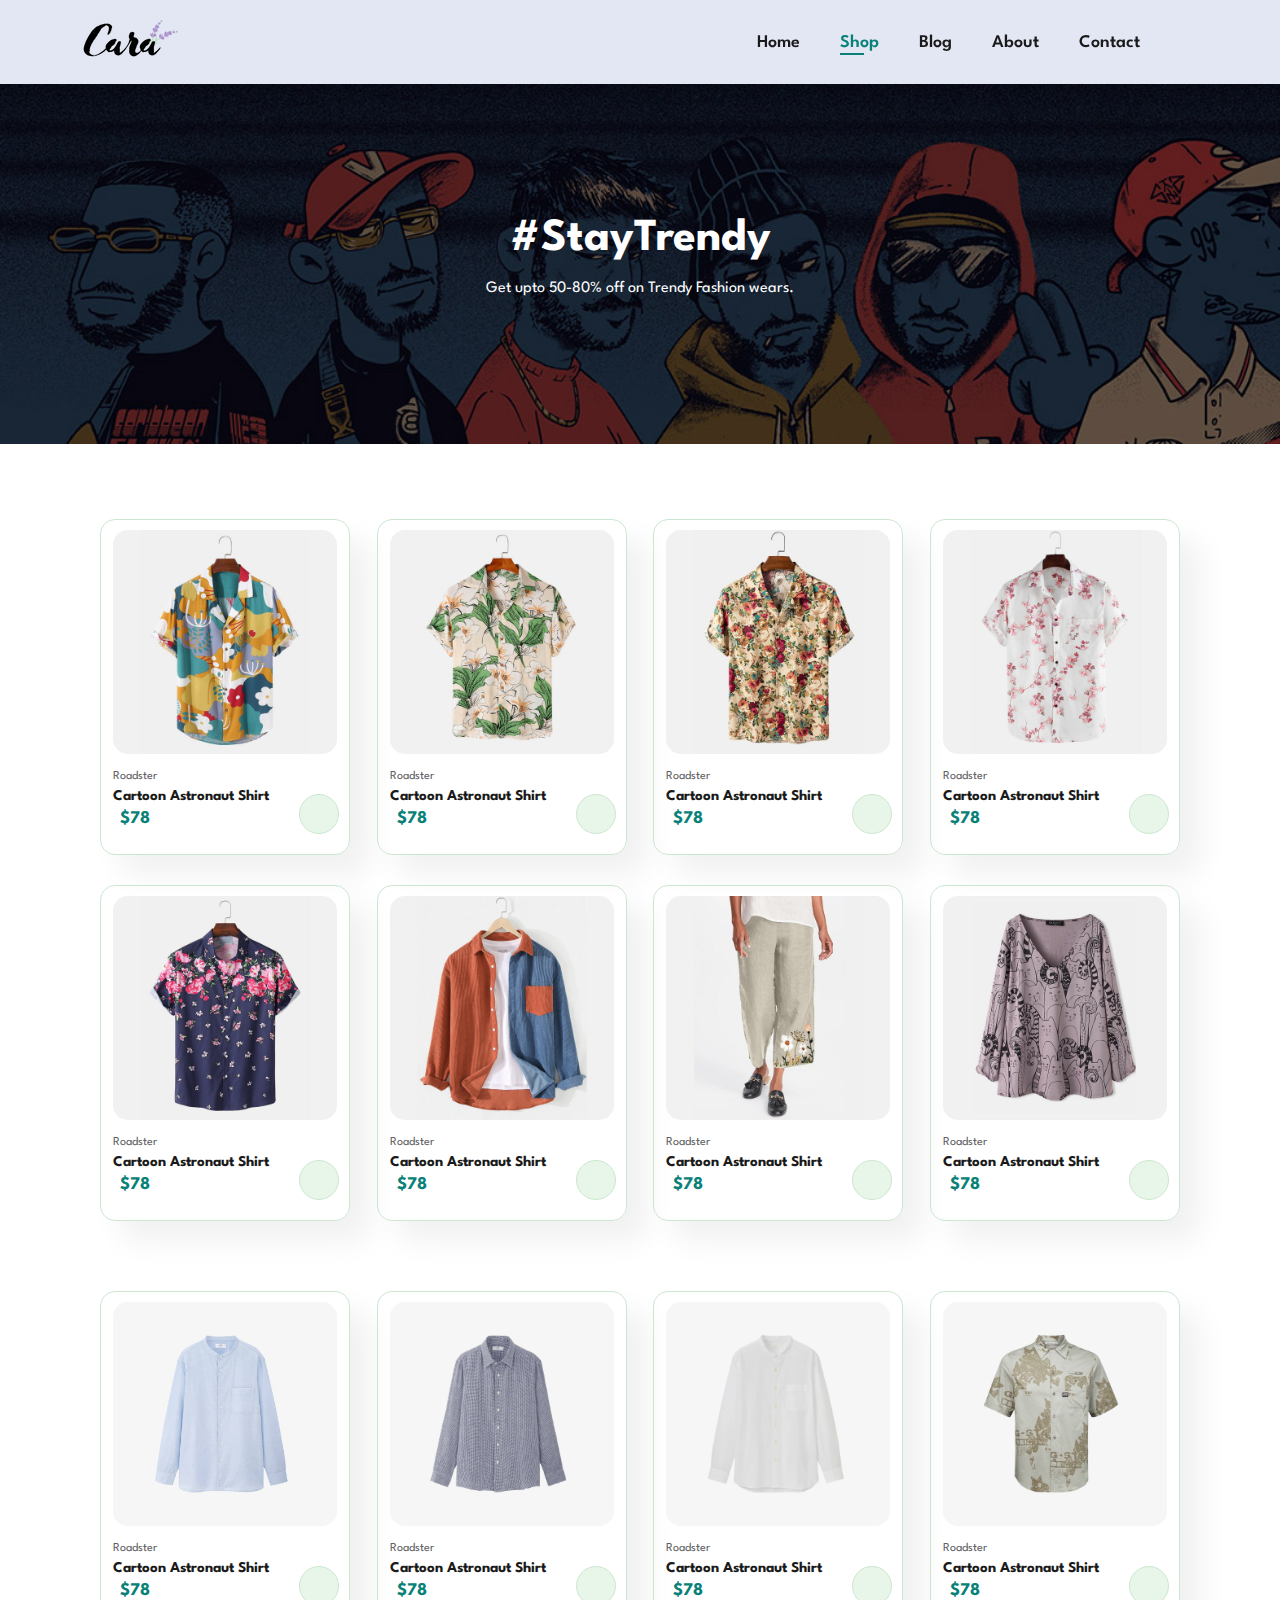
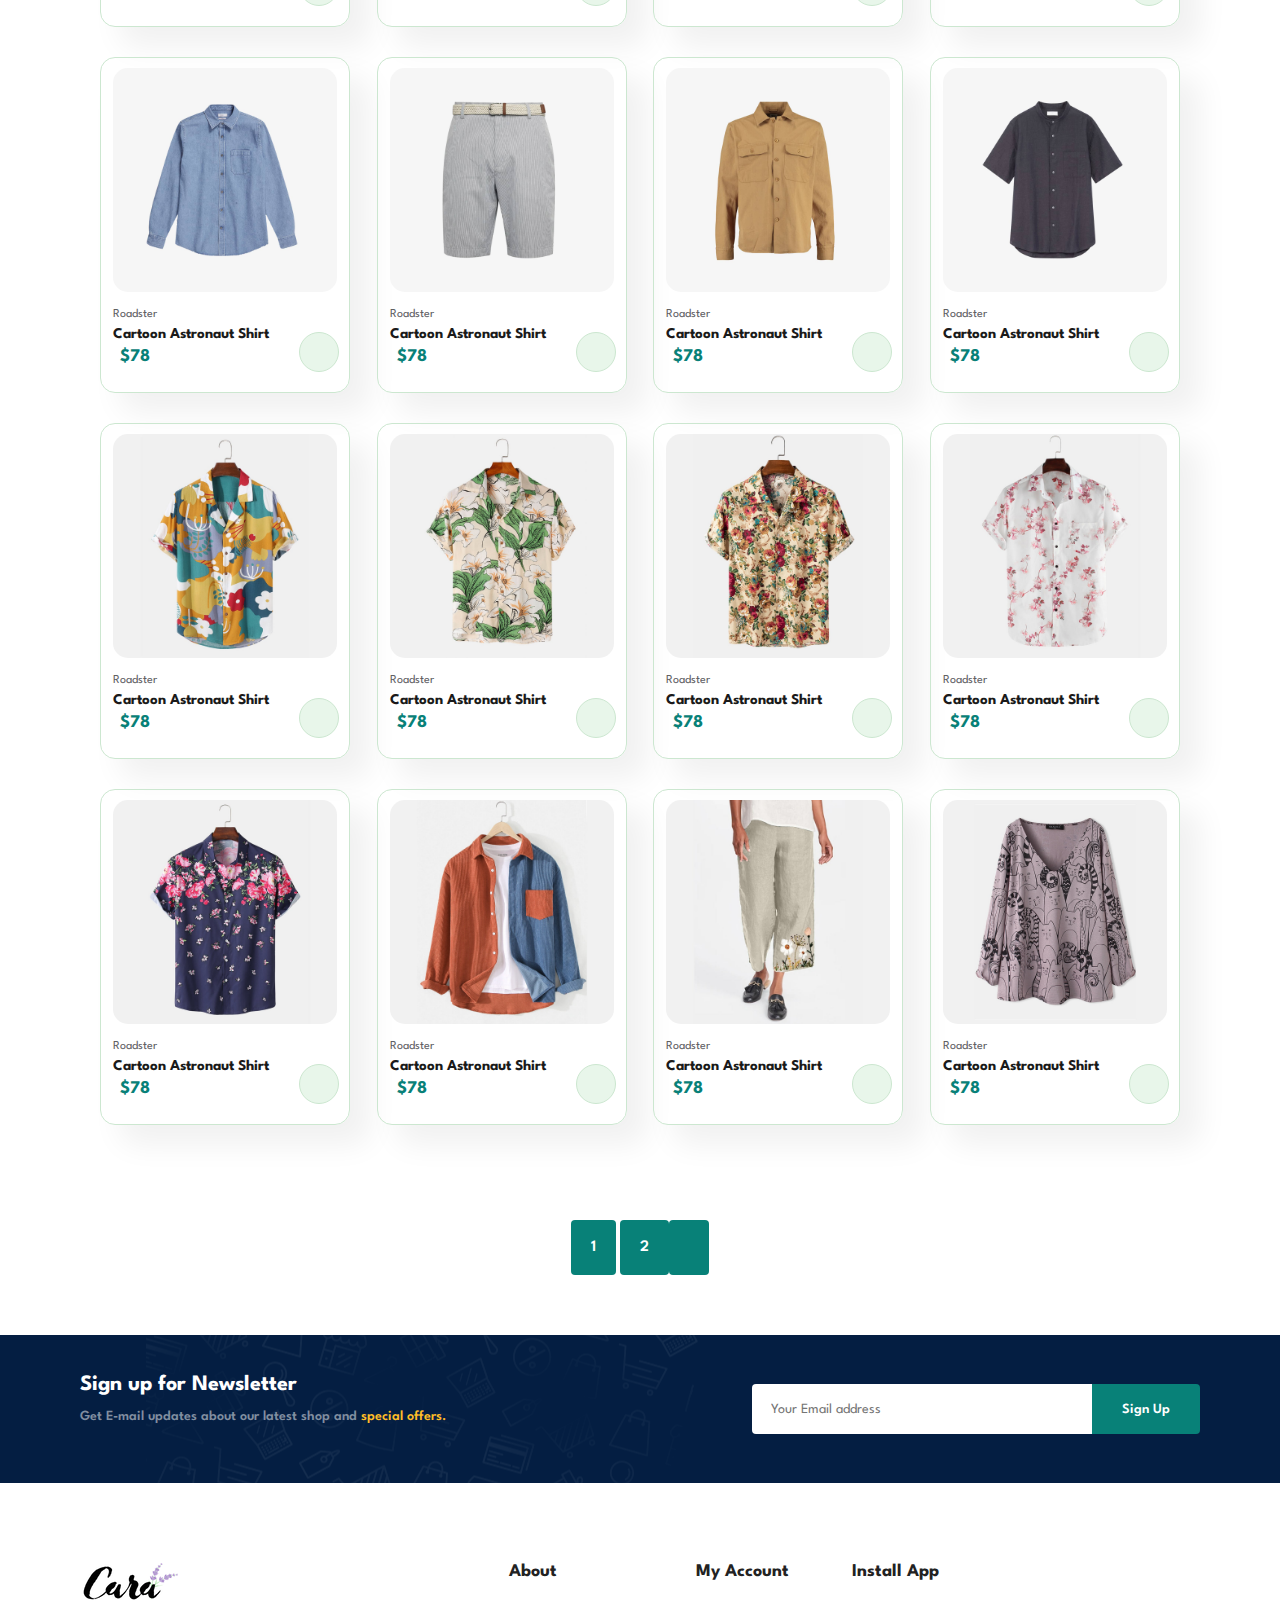
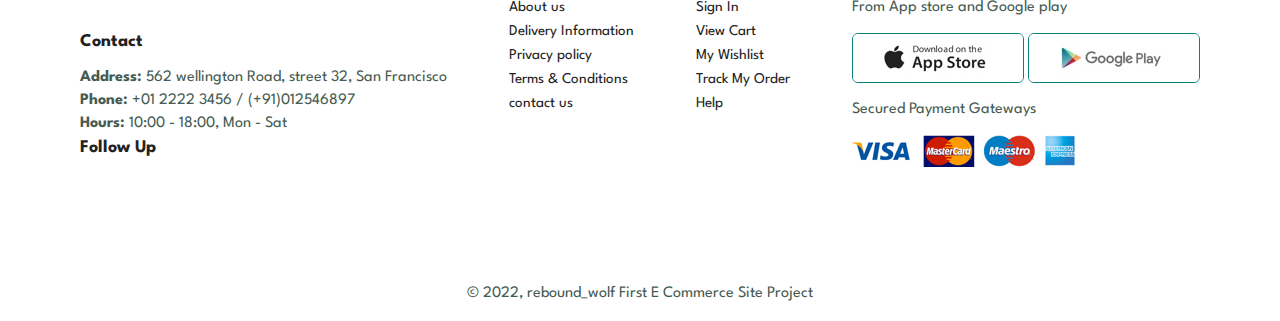
<file: shop.html>
<!DOCTYPE html>
<html lang="en">
<head>
    <meta charset="UTF-8">
    <meta name="viewport" content="width=device-width, initial-scale=1.0">
    <title>Document</title>
    <link rel="stylesheet" href="https://cdnjs.cloudflare.com/ajax/libs/font-awesome/6.5.1/css/all.min.css" integrity="sha512-DTOQO9RWCH3ppGqcWaEA1BIZOC6xxalwEsw9c2QQeAIftl+Vegovlnee1c9QX4TctnWMn13TZye+giMm8e2LwA==" crossorigin="anonymous" referrerpolicy="no-referrer" />
    <link rel="stylesheet" href="style.css">
    <link rel="stylesheet" href="media.css">
</head>
<body>

    <section class="header">
        <a href="#"><img src="img/logo.png" alt="logo"></a>

        <div>
            <ul class="nav-bar" id="navbar">
                <li><a href="index.html">Home</a></li>
                <li><a class="active" href="shop.html">Shop</a></li>
                <li><a href="blog.html">Blog</a></li>
                <li><a href="about.html">About</a></li>
                <li><a href="contact.html">Contact</a></li>
                <li><a href="cart.html" id="lg-bag"><i class="fa-solid fa-bag-shopping"></i></a></li>
                <a href="#" id="close"><i class="fa-solid fa-xmark"></i></a>
            </ul>
        </div>
        <div class="ham-menu">
            <a href="cart.html"><i class="fa-solid fa-bag-shopping"></i></a>
            <i class="fas fa-outdent" id="bar"></i>
        </div>
    </section>

    <section class="shop-head">
        <h2>#StayTrendy</h2>
        <p>Get upto 50-80% off on Trendy Fashion wears.</p>
    </section>

    <section class="product section-p1">
        <div class="pdt-container">
            <div class="pdt" onclick="window.location.href='product.html'">
                <img src="img/products/f1.jpg">
                <div class="dpt">
                    <span>Roadster</span>
                    <h5>Cartoon Astronaut Shirt</h5>
                    <div class="stars">
                        <i class="fas fa-star"></i>
                        <i class="fas fa-star"></i>
                        <i class="fas fa-star"></i>
                        <i class="fas fa-star"></i>
                    </div>
                    <h4>$78</h4>
                </div>
                <a href="#"><i class="fa-solid fa-cart-shopping" id="cart"></i></a>
            </div>

            <div class="pdt">
                <img src="img/products/f2.jpg">
                <div class="dpt">
                    <span>Roadster</span>
                    <h5>Cartoon Astronaut Shirt</h5>
                    <div class="stars">
                        <i class="fas fa-star"></i>
                        <i class="fas fa-star"></i>
                        <i class="fas fa-star"></i>
                        <i class="fas fa-star"></i>
                    </div>
                    <h4>$78</h4>
                </div>
                <a href="#"><i class="fa-solid fa-cart-shopping" id="cart"></i></a>
            </div>

            <div class="pdt">
                <img src="img/products/f3.jpg">
                <div class="dpt">
                    <span>Roadster</span>
                    <h5>Cartoon Astronaut Shirt</h5>
                    <div class="stars">
                        <i class="fas fa-star"></i>
                        <i class="fas fa-star"></i>
                        <i class="fas fa-star"></i>
                        <i class="fas fa-star"></i>
                    </div>
                    <h4>$78</h4>
                </div>
                <a href="#"><i class="fa-solid fa-cart-shopping" id="cart"></i></a>
            </div>

            <div class="pdt">
                <img src="img/products/f4.jpg">
                <div class="dpt">
                    <span>Roadster</span>
                    <h5>Cartoon Astronaut Shirt</h5>
                    <div class="stars">
                        <i class="fas fa-star"></i>
                        <i class="fas fa-star"></i>
                        <i class="fas fa-star"></i>
                        <i class="fas fa-star"></i>
                    </div>
                    <h4>$78</h4>
                </div>
                <a href="#"><i class="fa-solid fa-cart-shopping" id="cart"></i></a>
            </div>

            <div class="pdt">
                <img src="img/products/f5.jpg">
                <div class="dpt">
                    <span>Roadster</span>
                    <h5>Cartoon Astronaut Shirt</h5>
                    <div class="stars">
                        <i class="fas fa-star"></i>
                        <i class="fas fa-star"></i>
                        <i class="fas fa-star"></i>
                        <i class="fas fa-star"></i>
                    </div>
                    <h4>$78</h4>
                </div>
                <a href="#"><i class="fa-solid fa-cart-shopping" id="cart"></i></a>
            </div>

            <div class="pdt">
                <img src="img/products/f6.jpg">
                <div class="dpt">
                    <span>Roadster</span>
                    <h5>Cartoon Astronaut Shirt</h5>
                    <div class="stars">
                        <i class="fas fa-star"></i>
                        <i class="fas fa-star"></i>
                        <i class="fas fa-star"></i>
                        <i class="fas fa-star"></i>
                    </div>
                    <h4>$78</h4>
                </div>
                <a href="#"><i class="fa-solid fa-cart-shopping" id="cart"></i></a>
            </div>

            <div class="pdt">
                <img src="img/products/f7.jpg">
                <div class="dpt">
                    <span>Roadster</span>
                    <h5>Cartoon Astronaut Shirt</h5>
                    <div class="stars">
                        <i class="fas fa-star"></i>
                        <i class="fas fa-star"></i>
                        <i class="fas fa-star"></i>
                        <i class="fas fa-star"></i>
                    </div>
                    <h4>$78</h4>
                </div>
                <a href="#"><i class="fa-solid fa-cart-shopping" id="cart"></i></a>
            </div>

            <div class="pdt">
                <img src="img/products/f8.jpg">
                <div class="dpt">
                    <span>Roadster</span>
                    <h5>Cartoon Astronaut Shirt</h5>
                    <div class="stars">
                        <i class="fas fa-star"></i>
                        <i class="fas fa-star"></i>
                        <i class="fas fa-star"></i>
                        <i class="fas fa-star"></i>
                    </div>
                    <h4>$78</h4>
                </div>
                <a href="#"><i class="fa-solid fa-cart-shopping" id="cart"></i></a>
            </div>
        </div>

        <div class="pdt-container">
            <div class="pdt">
                <img src="img/products/n1.jpg">
                <div class="dpt">
                    <span>Roadster</span>
                    <h5>Cartoon Astronaut Shirt</h5>
                    <div class="stars">
                        <i class="fas fa-star"></i>
                        <i class="fas fa-star"></i>
                        <i class="fas fa-star"></i>
                        <i class="fas fa-star"></i>
                    </div>
                    <h4>$78</h4>
                </div>
                <a href="#"><i class="fa-solid fa-cart-shopping" ></i></a>
            </div>

            <div class="pdt">
                <img src="img/products/n2.jpg">
                <div class="dpt">
                    <span>Roadster</span>
                    <h5>Cartoon Astronaut Shirt</h5>
                    <div class="stars">
                        <i class="fas fa-star"></i>
                        <i class="fas fa-star"></i>
                        <i class="fas fa-star"></i>
                        <i class="fas fa-star"></i>
                    </div>
                    <h4>$78</h4>
                </div>
                <a href="#"><i class="fa-solid fa-cart-shopping" id="cart"></i></a>
            </div>

            <div class="pdt">
                <img src="img/products/n3.jpg">
                <div class="dpt">
                    <span>Roadster</span>
                    <h5>Cartoon Astronaut Shirt</h5>
                    <div class="stars">
                        <i class="fas fa-star"></i>
                        <i class="fas fa-star"></i>
                        <i class="fas fa-star"></i>
                        <i class="fas fa-star"></i>
                    </div>
                    <h4>$78</h4>
                </div>
                <a href="#"><i class="fa-solid fa-cart-shopping" id="cart"></i></a>
            </div>

            <div class="pdt">
                <img src="img/products/n4.jpg">
                <div class="dpt">
                    <span>Roadster</span>
                    <h5>Cartoon Astronaut Shirt</h5>
                    <div class="stars">
                        <i class="fas fa-star"></i>
                        <i class="fas fa-star"></i>
                        <i class="fas fa-star"></i>
                        <i class="fas fa-star"></i>
                    </div>
                    <h4>$78</h4>
                </div>
                <a href="#"><i class="fa-solid fa-cart-shopping" id="cart"></i></a>
            </div>

            <div class="pdt">
                <img src="img/products/n5.jpg">
                <div class="dpt">
                    <span>Roadster</span>
                    <h5>Cartoon Astronaut Shirt</h5>
                    <div class="stars">
                        <i class="fas fa-star"></i>
                        <i class="fas fa-star"></i>
                        <i class="fas fa-star"></i>
                        <i class="fas fa-star"></i>
                    </div>
                    <h4>$78</h4>
                </div>
                <a href="#"><i class="fa-solid fa-cart-shopping" id="cart"></i></a>
            </div>

            <div class="pdt">
                <img src="img/products/n6.jpg">
                <div class="dpt">
                    <span>Roadster</span>
                    <h5>Cartoon Astronaut Shirt</h5>
                    <div class="stars">
                        <i class="fas fa-star"></i>
                        <i class="fas fa-star"></i>
                        <i class="fas fa-star"></i>
                        <i class="fas fa-star"></i>
                    </div>
                    <h4>$78</h4>
                </div>
                <a href="#"><i class="fa-solid fa-cart-shopping" id="cart"></i></a>
            </div>

            <div class="pdt">
                <img src="img/products/n7.jpg">
                <div class="dpt">
                    <span>Roadster</span>
                    <h5>Cartoon Astronaut Shirt</h5>
                    <div class="stars">
                        <i class="fas fa-star"></i>
                        <i class="fas fa-star"></i>
                        <i class="fas fa-star"></i>
                        <i class="fas fa-star"></i>
                    </div>
                    <h4>$78</h4>
                </div>
                <a href="#"><i class="fa-solid fa-cart-shopping" id="cart"></i></a>
            </div>

            <div class="pdt">
                <img src="img/products/n8.jpg">
                <div class="dpt">
                    <span>Roadster</span>
                    <h5>Cartoon Astronaut Shirt</h5>
                    <div class="stars">
                        <i class="fas fa-star"></i>
                        <i class="fas fa-star"></i>
                        <i class="fas fa-star"></i>
                        <i class="fas fa-star"></i>
                    </div>
                    <h4>$78</h4>
                </div>
                <a href="#"><i class="fa-solid fa-cart-shopping" id="cart"></i></a>
            </div>

            <div class="pdt">
                <img src="img/products/f1.jpg">
                <div class="dpt">
                    <span>Roadster</span>
                    <h5>Cartoon Astronaut Shirt</h5>
                    <div class="stars">
                        <i class="fas fa-star"></i>
                        <i class="fas fa-star"></i>
                        <i class="fas fa-star"></i>
                        <i class="fas fa-star"></i>
                    </div>
                    <h4>$78</h4>
                </div>
                <a href="#"><i class="fa-solid fa-cart-shopping" id="cart"></i></a>
            </div>

            <div class="pdt">
                <img src="img/products/f2.jpg">
                <div class="dpt">
                    <span>Roadster</span>
                    <h5>Cartoon Astronaut Shirt</h5>
                    <div class="stars">
                        <i class="fas fa-star"></i>
                        <i class="fas fa-star"></i>
                        <i class="fas fa-star"></i>
                        <i class="fas fa-star"></i>
                    </div>
                    <h4>$78</h4>
                </div>
                <a href="#"><i class="fa-solid fa-cart-shopping" id="cart"></i></a>
            </div>

            <div class="pdt">
                <img src="img/products/f3.jpg">
                <div class="dpt">
                    <span>Roadster</span>
                    <h5>Cartoon Astronaut Shirt</h5>
                    <div class="stars">
                        <i class="fas fa-star"></i>
                        <i class="fas fa-star"></i>
                        <i class="fas fa-star"></i>
                        <i class="fas fa-star"></i>
                    </div>
                    <h4>$78</h4>
                </div>
                <a href="#"><i class="fa-solid fa-cart-shopping" id="cart"></i></a>
            </div>

            <div class="pdt">
                <img src="img/products/f4.jpg">
                <div class="dpt">
                    <span>Roadster</span>
                    <h5>Cartoon Astronaut Shirt</h5>
                    <div class="stars">
                        <i class="fas fa-star"></i>
                        <i class="fas fa-star"></i>
                        <i class="fas fa-star"></i>
                        <i class="fas fa-star"></i>
                    </div>
                    <h4>$78</h4>
                </div>
                <a href="#"><i class="fa-solid fa-cart-shopping" id="cart"></i></a>
            </div>

            <div class="pdt">
                <img src="img/products/f5.jpg">
                <div class="dpt">
                    <span>Roadster</span>
                    <h5>Cartoon Astronaut Shirt</h5>
                    <div class="stars">
                        <i class="fas fa-star"></i>
                        <i class="fas fa-star"></i>
                        <i class="fas fa-star"></i>
                        <i class="fas fa-star"></i>
                    </div>
                    <h4>$78</h4>
                </div>
                <a href="#"><i class="fa-solid fa-cart-shopping" id="cart"></i></a>
            </div>

            <div class="pdt">
                <img src="img/products/f6.jpg">
                <div class="dpt">
                    <span>Roadster</span>
                    <h5>Cartoon Astronaut Shirt</h5>
                    <div class="stars">
                        <i class="fas fa-star"></i>
                        <i class="fas fa-star"></i>
                        <i class="fas fa-star"></i>
                        <i class="fas fa-star"></i>
                    </div>
                    <h4>$78</h4>
                </div>
                <a href="#"><i class="fa-solid fa-cart-shopping" id="cart"></i></a>
            </div>

            <div class="pdt">
                <img src="img/products/f7.jpg">
                <div class="dpt">
                    <span>Roadster</span>
                    <h5>Cartoon Astronaut Shirt</h5>
                    <div class="stars">
                        <i class="fas fa-star"></i>
                        <i class="fas fa-star"></i>
                        <i class="fas fa-star"></i>
                        <i class="fas fa-star"></i>
                    </div>
                    <h4>$78</h4>
                </div>
                <a href="#"><i class="fa-solid fa-cart-shopping" id="cart"></i></a>
            </div>

            <div class="pdt">
                <img src="img/products/f8.jpg">
                <div class="dpt">
                    <span>Roadster</span>
                    <h5>Cartoon Astronaut Shirt</h5>
                    <div class="stars">
                        <i class="fas fa-star"></i>
                        <i class="fas fa-star"></i>
                        <i class="fas fa-star"></i>
                        <i class="fas fa-star"></i>
                    </div>
                    <h4>$78</h4>
                </div>
                <a href="#"><i class="fa-solid fa-cart-shopping" id="cart"></i></a>
            </div>
        </div>
        </div>

    </section>

    <section class="pagination section-p1">
        <a href="#">1</a>
        <a href="#">2</a>
        <a href="#"><i class="fa-solid fa-arrow-right"></i></i></a>
    </section>

    <section class="sign-up section-p1 section-m1">
        <div class="news-text">
            <h4>Sign up for Newsletter</h4>
            <p>Get E-mail updates about our latest shop and <span>special offers.</span></p>
        </div>
        <div class="form">
            <input type="text" placeholder="Your Email address">
            <button class="normal">Sign Up</button>
        </div>
    </section>
    
    <footer class="section-p1">
      <div class="col">
        <img class="logo" src="img/logo.png">
        <h4>Contact</h4>
        <p><strong>Address:</strong> 562 wellington Road, street 32, San Francisco</p>
        <p><strong>Phone:</strong> +01 2222 3456 / (+91)012546897</p>
        <p><strong>Hours:</strong> 10:00 - 18:00, Mon - Sat</p>
        <div class="follow">
            <h4>Follow Up</h4>
            <div class="icon">
                <i class="fab fa-facebook"></i>
                <i class="fab fa-twitter"></i>
                <i class="fab fa-instagram"></i>
                <i class="fab fa-pinterest"></i>
                <i class="fab fa-youtube"></i>
            </div>
        </div>
      </div>

      <div class="col">
        <h4>About</h4>
        <a href="#">About us</a>
        <a href="#">Delivery Information</a>
        <a href="#">Privacy policy</a>
        <a href="#">Terms & Conditions</a>
        <a href="#">contact us</a>
      </div>

      <div class="col">
        <h4>My Account</h4>
        <a href="#">Sign In</a>
        <a href="#">View Cart</a>
        <a href="#">My Wishlist</a>
        <a href="#">Track My Order</a>
        <a href="#">Help</a>
      </div>

      <div class="col install">
        <h4>Install App</h4>
        <p>From App store and Google play</p>
        <div class="row">
            <img src="img/pay/app.jpg">
            <img src="img/pay/play.jpg">
        </div>
        <p>Secured Payment Gateways</p>
        <img src="img/pay/pay.png">
      </div>

    </footer>

    <div class="copyright">
        <p>© 2022, rebound_wolf First E Commerce Site Project</p>
       </div>


 <!----------------------------------------------------------------------------------------------------------------------->
 <script src="script.js"></script>   
</body>
</html>
</file>
<file: style.css>
@import url('https://fonts.googleapis.com/css2?family=League+Spartan:wght@100;200;300;400;500;600;700;800;900&display=swap');

*{
    margin: 0;
    padding: 0;
    box-sizing: border-box;
    font-family: 'League Spartan', sans-serif;
}

h1{
    font-size: 60px;
    line-height: 64px;
    color: #222;
}

h2{
    font-size: 46px;
    line-height: 54px;
    color: #222;
}

h4{
    font-size: 20px;
    color: #222;
}

h6{
    font-weight: 700;
    font-size: 12px;
}

p{
    font-size: 16px;
    color: #465b52;
    margin: 15px 0 20px 0;
}

.section-p1{
    padding: 40px 80px;
}

.section-m1{
    margin: 40px 0;
}

button.normal{
    font-size: 14px;
    font-weight: 600;
    padding: 15px 30px;
    color: #000;
    background-color: #fff;
    border-radius: 4px;
    cursor: pointer;
    border: none;
    outline: none;
    transition: 0.2s;
}

body{
    width: 100%;
}

/* --------Header------ */

.header{
    display: flex;
    align-items: center;
    justify-content: space-between;
    padding: 20px 80px;
    background-color: #e3e6f3;
    box-shadow: 0 5px 15px rgba(0, 0, 0, 0.2);
    z-index: 999;
    position: sticky;
    top: 0;
    left: 0;
}

#close{
    display: none;
}

.ham-menu{
    display: none;
}

.nav-bar{
    display: flex;
    align-items: center;
    justify-content: center;
}

.nav-bar li{
    list-style: none;
    padding: 0 20px;
    position: relative;
}

.nav-bar li a{
    text-decoration: none;
    font-size: 18px;
    font-weight: 600;
    color: #1a1a1a;
    transition: 0.3s ease;
}

.nav-bar li a:hover, 
.nav-bar li a.active{
    color: #088178;
}

.nav-bar li a.active::after, 
.nav-bar li a:hover::after{
    content: "";
    width: 30%;
    height: 2px;
    background-color: #088178;
    position: absolute;
    bottom: -4px;
    left: 20px;
}

/* ----------home---------------------------- */
.hero{
    background-image: url(img/hero4.png);
    background-size: cover;
    height: 90vh;
    width: 100%;
    background-position: top 25% right 0;
    padding: 0 80px;
    display: flex;
    flex-direction: column;
    align-items: flex-start;
    justify-content: center;
}

.hero h4{
    padding-bottom: 15px;
}

.hero h1{
    color: #088178;
}

.hero button{
    background-image: url(img/button.png);
    background-color: transparent;
    color: #088178;
    border: none;
    padding: 18px 80px 18px 65px;
    background-repeat: no-repeat;
    cursor: pointer;
    font-weight: 700;
    font-size: 16px;
}

.feature{
    display: flex;
    align-items: center;
    justify-content: space-between;
    flex-wrap: wrap;
}

.feature .fet-box{
    width: 180px;
    text-align: center;
    padding: 25px 15px;
    box-shadow: 20px 20px 34px rgba(0, 0, 0, 0.03);
    border: 1px solid #cce7d0;
    border-radius: 10px;
    margin-top: 15px 0;
    transition: all ease-in-out 0.2s
}

.feature .fet-box img{
    width: 100%;
    margin-bottom: 10px;
}

.feature .fet-box:hover{
    box-shadow: 10px 10px 54px rgba(70, 62, 221, 0.1);
    transform: translateY(-10px);
}

.feature .fet-box h6{
    display: inline-block;
    padding: 9px 8px 6px 8px;
    line-height: 1;
    border-radius: 4px;
    color: #088178;
    background-color: #fddde4;
    transition: all ease-in-out 0.2s;
}

.feature .fet-box:hover h6{
    font-size: 14px;
}

.feature .fet-box:nth-child(2) h6{
    background-color: #cdebbc;
}

.feature .fet-box:nth-child(3) h6{
    background-color: #d1e8f2;
}

.feature .fet-box:nth-child(4) h6{
    background-color: #cdd4f8;
}

.feature .fet-box:nth-child(5) h6{
    background-color: #f6dbf6;
}

.feature .fet-box:nth-child(6) h6{
    background-color: #fff2e5;
}

.product{
    text-align: center;
}

.pdt-container{
    display: flex;
    align-items: center;
    justify-content: space-between;
    flex-wrap: wrap;
    padding: 20px;
}

.product .pdt{
    width: 23%;
    min-width: 250px;
    padding: 10px 12px;
    border: 1px solid #cce7d0;
    border-radius: 15px;
    box-shadow: 20px 20px 30px rgba(0, 0, 0, 0.06);
    margin: 15px 0;
    transition: all ease-in-out 0.2s;
    position: relative;
    cursor: pointer;
}

.product .pdt:hover{
    box-shadow: 20px 20px 30px rgba(0, 0, 0, 0.1);
    transform: translateY(-10px);
}

.product .pdt:hover img{
    transform: scale(1.02);
}

.product .pdt img{
    width: 100%;
    border-radius: 15px;
    transition: all ease-in-out 0.2s;
}

.product .pdt .dpt{
    text-align: start;
    padding: 10px 0;
}

.pdt .dpt span{
    color: #606063;
    font-size: 12px;
}

.pdt .dpt h5{
    padding-top: 6px;
    color: #1a1a1a;
    font-size: 15px;
}

.pdt .dpt i{
    font-size: 12px;
    color: rgb(243, 181, 25);
}

.pdt .dpt h4{
    padding: 7px;
    font-size: 18px;
    font-weight: 700;
    color: #088178;
}

.product .pdt a {
    width: 40px;
    height: 40px;
    line-height: 40px;
    border-radius: 50px;
    background-color: #e8f6ea;
    font-weight: 500;
    color: #088178;
    border: 1px solid #cce7d0;
    position: absolute;
    bottom: 20px;
    right: 10px;
}


.banner{
    display: flex;
    flex-direction: column;
    justify-content: center;
    align-items: center;
    text-align: center;
    background-image: url(img/banner/b2.jpg);
    width: 100%;
    height: 40vh;
    background-size: cover;
    background-position: center;
}

.banner h4{
    color: #fff;
    font-size: 20px;
}

.banner h2{
    color: #fff;
    font-size: 50px;
    padding: 10px 0;
}

.banner h2 span{
    color: #ef3636;
}

.banner button:hover{
    background-color: #1bbcb1;
    color: #fff;
}

.sm-banner{
    display: flex;
    justify-content: space-between;
    flex-wrap: wrap;
}

.sm-banner .banner-box{
    display: flex;
    flex-direction: column;
    justify-content: center;
    align-items: flex-start;
    background-image: url(img/banner/b17.jpg);
    min-width: 565px;
    height: 50vh;
    background-size: cover;
    background-position: center;
    padding: 30px;
    transition: all ease-in-out 0.2s;
}

.sm-banner h4{
    color: #fff;
    font-size: 20px;
    font-weight: 300;
    padding-bottom: 5px;
}

.sm-banner h2{
    color: #fff;
    font-weight: 800;
    padding-bottom: 5px;
}

.sm-banner span{
    color: #fff;
    font-size: 14px;
    font-weight: 500;
    padding-bottom: 15px;
}

.sm-banner .banner-box button{
    background-color: transparent;
    border: 2px solid #fff;
    font-size: 15px;
    font-weight: 600;
    color: #fff;
    padding: 12px 18px;
}

.sm-banner .banner-box:hover button{
    background-color: #fff;
    color: #000;
}

.sm-banner .banner-box:hover{
    transform: scale(1.03);
}


.sm-banner .banner-box:nth-child(2){
    background-image: url(img/banner/b10.jpg);
}

.lit-banner{
    display: flex;
    align-items: center;
    justify-content: space-between;
    flex-wrap: wrap;
    padding: 0 80px;
}

.lit-banner .banner-box{
    display: flex;
    flex-direction: column;
    justify-content: center;
    align-items: flex-start;
    background-image: url(img/banner/b7.jpg);
    min-width: 30%;
    height: 30vh;
    background-size: cover;
    background-position: center;
    padding: 20px;
    transition: all ease-in-out 0.2s;
}

.lit-banner .banner-box:nth-child(2){
    background-image: url(img/banner/b4.jpg);
}

.lit-banner .banner-box:nth-child(3){
    background-image: url(img/banner/b18.jpg);
}

.lit-banner h2{
    color: #fff;
    font-weight: 900;
    font-size: 22px;
}

.lit-banner h3{
    color: #ec544e;
    font-weight: 800;
    font-size: 15px;
}

.sign-up{
    display: flex;
    justify-content: space-between;
    flex-wrap: wrap;
    align-items: center;
    background-image: url(img/banner/b14.png);
    background-repeat: no-repeat;
    background-position: 20% 30%;
    background-color: #041e42;
}

.sign-up h4{
    font-size: 22px;
    font-weight: 700;
    color: #fff;
}

.sign-up p{
    font-size: 14px;
    font-weight: 600;
    color: #818ea0;
}

.sign-up p span{
    color: #ffbd27;
}

.sign-up .form{
    display: flex;
    width: 40%;
    align-items: center;
    justify-content: space-between;
}

.sign-up input{
    height: 3.125rem;
    padding: 0 1.25em;
    font-size: 14px;
    width: 100%;
    border: 1px solid transparent;
    border-radius: 4px;
    outline: none;
    border-top-right-radius: 0;
    border-bottom-right-radius: 0;
}

.sign-up button{
    background-color: #088178;
    color: #fff;
    white-space: nowrap;
    height: 3.125rem;
    border-top-left-radius: 0;
    border-bottom-left-radius: 0;
}

footer {
    display: flex;
    flex-wrap: wrap;
    justify-content: space-between;
}

footer .col{
    display: flex;
    flex-direction: column;
    align-items: flex-start;
    margin-bottom: 20px;
}

footer .logo{
    margin-bottom: 30px;

}

footer h4{
    font-size: 18px;
    padding-bottom: 20px;
}

footer p{
    font-size: 16px;
    margin: 0 0 8px 0;
}

footer a{
    font-size: 15px;
    text-decoration: none;
    color: #222;
    margin-bottom: 10px;
}

footer .icon{
    margin-top: 20px;
}

footer .icon i{
    color: #465b52;
    padding-right: 4px;
    cursor: pointer;
}

footer .install .row img{
    border: 1px solid #088178;
    border-radius: 6px;
}

footer .install img{
    margin: 10px 0 15px 0;
}

footer .follow i:hover, footer a:hover{
    color: #088178;
}

.copyright{
    text-align: center;
}

/* -------------shop page--------------- */
.shop-head{
    background-image: url(img/banner/b1.jpg);
    width: 100%;
    height: 40vh;
    background-size: cover;
    display: flex;
    justify-content: center;
    text-align: center;
    flex-direction: column;
    padding: 14px;
}

.shop-head h2, .shop-head p{
    color: #fff;
}

.pagination{
    text-align: center;
}

.pagination a{
    text-decoration: none;
    background-color: #088178;
    padding: 20px 20px;
    border-radius: 4px;
    color: #fff;
    font-weight: 600;
}

.pagination a i{
    font-size: 16px;
    font-weight: 600;
}

/*---------single-product--------------*/

.pdt-details{
    display: flex;
    margin-top: 20px;
}

.pdt-details .single-pdt-img{
    width: 40%;
    margin-right: 50px;
}

.small-img-grp{
    display: flex;
    justify-content: space-between;

}

.small-img-col{
    flex-basis: 24%;
    cursor: pointer;
}

.pdt-details .single-pdt-details{
    width: 50%;
    padding-top: 30px;
}

.pdt-details .single-pdt-details h4{
    padding: 40px 0 20px 0;
}

.pdt-details .single-pdt-details h2{
    font-size: 26px;
}

.pdt-details .single-pdt-details select{
    display: block;
    padding: 5px 10px;
    margin-bottom: 10px;
}

.pdt-details .single-pdt-details input{
    width: 50px;
    height: 48px;
    padding-left: 10px;
    font-size: 16px;
    margin-right: 10px;
}

.pdt-details .single-pdt-details input:focus{
    outline: none;
}

.pdt-details .single-pdt-details button{
    background-color: #088178;
    color: #fff;
}

.pdt-details .single-pdt-details span{
    line-height: 25px;
}

/* -----------------blog-page---------------------- */

 .blog-head{
    background-image: url(img/banner/b19.jpg);
}

.blog{
    padding: 150px 150px 0 150px;
}

.blog .blog-box{
    display: flex;
    align-items: center;
    width: 100%;
    position: relative;
    padding-bottom: 90px;
}

.blog .blog-img{
    width: 50%;
    margin-right: 40px;
}

.blog img{
    width: 100%;
    height: 300px;
    object-fit: cover;
}

.blog .blog-details{
    width: 50%;
}

.blog .blog-details a{
    text-decoration: none;
    font-size: 13px;
    color: #000;
    font-weight: 700;
    position: relative;
    transition: 0.3s;
}

.blog .blog-details a::after{
    content: "";
    width: 50px;
    height: 1px;
    background-color: #000;
    position: absolute;
    top: 4px;
    right: -55px;
}

.blog .blog-details a:hover{
    color: #088178;
}

.blog .blog-details a:hover::after{
    background-color: #088178;
}

.blog .blog-box h1{
    position: absolute;
    top: -45px;
    left: 0;
    font-size: 70px;
    font-weight: 700;
    color: #c9cbce;
    z-index: -99;
}

/* -----about ------------------- */

.about-head{
    background-image: url(img/about/banner.png);
}

.about-header{
    display: flex;
    align-items: center;
}

.about-header img{
    width: 50%;
    height: auto;
}

.about-header div{
    padding-left: 40px;
}

.about-header div p{
    line-height: 25px;
}

.about-header div span{
    color: #088178;
    /* text-decoration:underline; */
}

.about-app{
    text-align: center;
}

.about-app .video{
    width: 70%;
    height: 100%;
    margin: 30px auto 0 auto;
}

.about-app .video video{
    width: 100%;
    height: 100%;
    border-radius: 20px;
}

.about-header div a{
    text-decoration: none;
    font-size: 18px;
    color: #000;
    font-weight: 700;
    position: relative;
    transition: 0.3s;
}

.about-header div a::after{
    content: "";
    width: 50px;
    height: 1px;
    background-color: #000;
    position: absolute;
    top: 10px;
    right: -55px;
}

.about-header div a:hover{
    color: #088178;
}

.about-header div a:hover::after{
    background-color: #088178;
}

/* ---------contact-us-------------------- */

.contact-details{
    display: flex;
    align-items: center;
    justify-content: space-between;
}

.details{
    width: 40%;
}

.details span,
.form-details form span{
    font-size: 12px;
}

.details h2,
.form-details form h2{
    font-size: 26px;
    line-height: 35px;
    padding: 20px 0;
}

.details h3{
    font-size: 16px;
    padding-bottom: 15px;
}

.details li{
    list-style: none;
    display: flex;
    padding: 10px 0;
}

.details li i{
    font-size: 14px;
    padding-right: 22px;
}

.details li p{
    margin: 0;
    font-size: 14px;
}

.contact-details .map{
    width: 55%;
    height: 400px;
}

.contact-details .map iframe{
    width: 100%;
    height: 100%;
}

.form-details{
    display: flex;
    justify-content: space-between;
    margin: 30px;
    padding: 80px;
    border: 1px solid #e1e1e1;
}

.form-details form{
    width: 65%;
    display: flex;
    flex-direction: column;
    align-items: flex-start;
}

.form-details form input,
.form-details form textarea{
    width: 100%;
    padding: 12px 15px;
    outline: none;
    margin-bottom: 20px;
    border: 1px solid #e1e1e1;
}

.form-details form button{
    background-color: #088178;
    color: #fff;
}

.form-details .people div{
    padding-bottom: 25px;
    display: flex;
    align-items: flex-start;
}

.form-details .people div img{
    width: 65px;
    height: 65px;
    object-fit: cover;
    margin-right: 15px;
}

.form-details .people div p{
    margin: 0;
    font-size: 13px;
    line-height: 25px;
}

.form-details .people div span{
    display: block;
    font-size: 16px;
    font-weight: 600;
    color: #000;
}

/* --------cart-page-------------- */

.cart{
    overflow-x: auto;
}

.cart table{
    width: 100%;
    border-collapse: collapse;
    table-layout: fixed;
    white-space: nowrap;
}

.cart table img{
    width: 80px;
}

.cart table td:nth-child(1){
    width: 100px;
    text-align: center;
}

.cart table td:nth-child(2){
    width: 150px;
    text-align: center;
}

.cart table td:nth-child(3){
    width: 250px;
    text-align: center;
}

.cart table td:nth-child(4),
.cart table td:nth-child(5),
.cart table td:nth-child(6){
    width: 150px;
    text-align: center;
}

.cart table td:nth-child(5) input{
    width: 70px;
    padding: 10px 5px 10px 15px;
}

.cart table thead{
    border: 1px solid #e2e9e1;
    border-left: none;
    border-right: none;
}

.cart table thead td{
    font-weight: 700;
    text-transform: uppercase;
    font-size: 13px;
    padding: 18px 0;
}

.cart table tbody tr td{
    padding-top: 15px;
}

.cart table tbody td{
    font-size: 13px;
}

.add-cart{
    display: flex;
    flex-wrap: wrap;
    justify-content: space-between;
}

.add-cart .coupan{
    width: 50%;
    margin-bottom: 30px;
}

.add-cart .coupan h3,
.sub-total h3{
    padding-bottom: 15px;
}

.coupan input{
    padding: 10px 20px;
    outline: none;
    width: 60%;
    margin-right: 10px;
    border: 1px solid #e2e9e1;
}

.coupan button{
    background-color: #088178;
    color: #fff;
    padding: 10px 30px;
}

.sub-total{
    width: 50%;
    margin-bottom: 30px;
    border: 1px solid #e2e9e1;
    padding: 30px;
}

.sub-total table{
    border-collapse: collapse;
    width: 100%;
    margin-bottom: 20px;
}

.sub-total table td{
    width: 50%;
    border: 1px solid #e2e9e1;
    padding: 10px;
    font-size: 13px;
}

.sub-total button{
    background-color: #0c4696;
    color: #fff;
    padding: 12px 20px;
}
</file>
<file: media.css>
/* -------------------for tablet ------------ */

@media (max-width:799px){
    .section-p1{
        padding: 40px 40px;
    }
    .nav-bar{
        display: flex;
        flex-direction: column;
        align-items: flex-start;
        justify-content: flex-start;
        position: fixed;
        top: 0;
        right: -200px;
        height: 100vh;
        width: 200px;
        background-color: #e3e6f3;
        box-shadow: 0 40px 60px rgba(0, 0, 0, 0.1);
        padding: 80px 0 0 10px;
        transition: 0.5s;
    }

    .nav-bar #lg-bag{
        display: none;
    }

    .nav-bar.active{
        right: 0;
    }

    .nav-bar li{
        margin-bottom: 25px;
    }

    .ham-menu{
        display: flex;

    }

    .ham-menu i{
        color: #1a1a1a;
        font-size: 24px;
        padding-left: 12px;
    }

    #close{
        display: block;
        position: absolute;
        top: 30px;
        left: 30px;
        color: #222;
        font-size: 24px;
    }

    .hero{
        height: 70vh;
        padding: 0 80px;
        background-position: top 30% right 30%;
    }

    .feature{
        justify-content: center;
    }

    .feature .fet-box{
        margin: 15px 15px ;
    }
    
    .pdt-container{
        justify-content: center;
    }

    .product .pdt{
        margin: 15px;
    }

    .banner{
        height: 20vh;
    }

    .sm-banner .banner-box{
        min-width: 100%;
        height: 30vh;
        padding: 30px;
        margin-bottom: 15px;
    }

    .lit-banner{
        padding: 0 40px;
    }

    .lit-banner .banner-box{
        width: 28%;
    }

    .sign-up .form{
        width: 70%;
    }

    /* -----about-us------------- */

    .about-header{
        display: flex;
        flex-direction: column;
    }

    .about-header img{
        width: 90%;
        margin-bottom: 20px;
    }

    /*---------contact------------------*/

    .form-details{
        padding: 40px;
    }

    .form-details form{
        width: 50%;
    }
}

@media (max-width:477px){
    
    .section-p1{
        padding: 20px;
    }
    
    .header{
        padding: 10px 30px;
    }

    h1{
        font-size: 48px;
    }

    h2{
        font-size: 32px;
    }

    .hero{
        padding: 0 20px;
        background-position: 60%;
    }

    .feature{
        justify-content: space-between;
    }

    .feature .fet-box{
        width: 155px;
        margin: 0 0 15px 0;
    }

    .pdt-container{
        padding: 5px;
    }

    .product .pdt{
        width: 100%;
    }

    .banner{
        height: 40vh;
    }

    .sm-banner .banner-box{
        height: 40vh;
    }

    .lit-banner{
        padding: 0 20px;
    }

    .lit-banner .banner-box{
        width: 100%;
        margin-bottom: 15px;
    }

    .sign-up .form{
        width: 100%;
    }

    .copyright{
        text-align: start;
    }

    /* ---------product---------- */

    .pdt-details{
        flex-direction: column;
    }

    .pdt-details .single-pdt-img{
        width: 100%;
        margin-right: 0px;
    }

    .pdt-details .single-pdt-details{
        width: 100%;
        padding-top: 30px;
    }

    /* ----------blog-page---------- */

    .blog{
        padding: 100px 20px 0 20px;
    }
    
    .blog .blog-box{
        flex-direction: column;
        align-items: flex-start;
    }

    .blog .blog-img{
        width: 100%;
        margin-bottom: 30px;
    }

    .blog .blog-details{
        width: 100%;
    }

    .about-header img{
        width: 100%;
    }

    .about-header div{
        padding-left: 0px;
    }

    .about-app .video{
        width: 100%;
    }

    /* -------------contact------------- */

    .contact-details{
        flex-direction: column;
    }

    .contact-details .details{
        width: 100%;
        margin-bottom: 30px;
    }

    .contact-details .map{
        width: 100%;
    }

    .form-details{
        flex-direction: column;
        margin: 30px 10px ;
        padding: 20px;
    }

    .form-details form{
        width: 100%;
        margin-bottom: 30px;
    }

    /* -------------cart---------------- */

    .add-cart{
        flex-direction: column;
    }

    .add-cart .coupan{
        width: 100%;
    }

    .add-cart .sub-total{
        width: 100%;
    }


    
}
</file>
